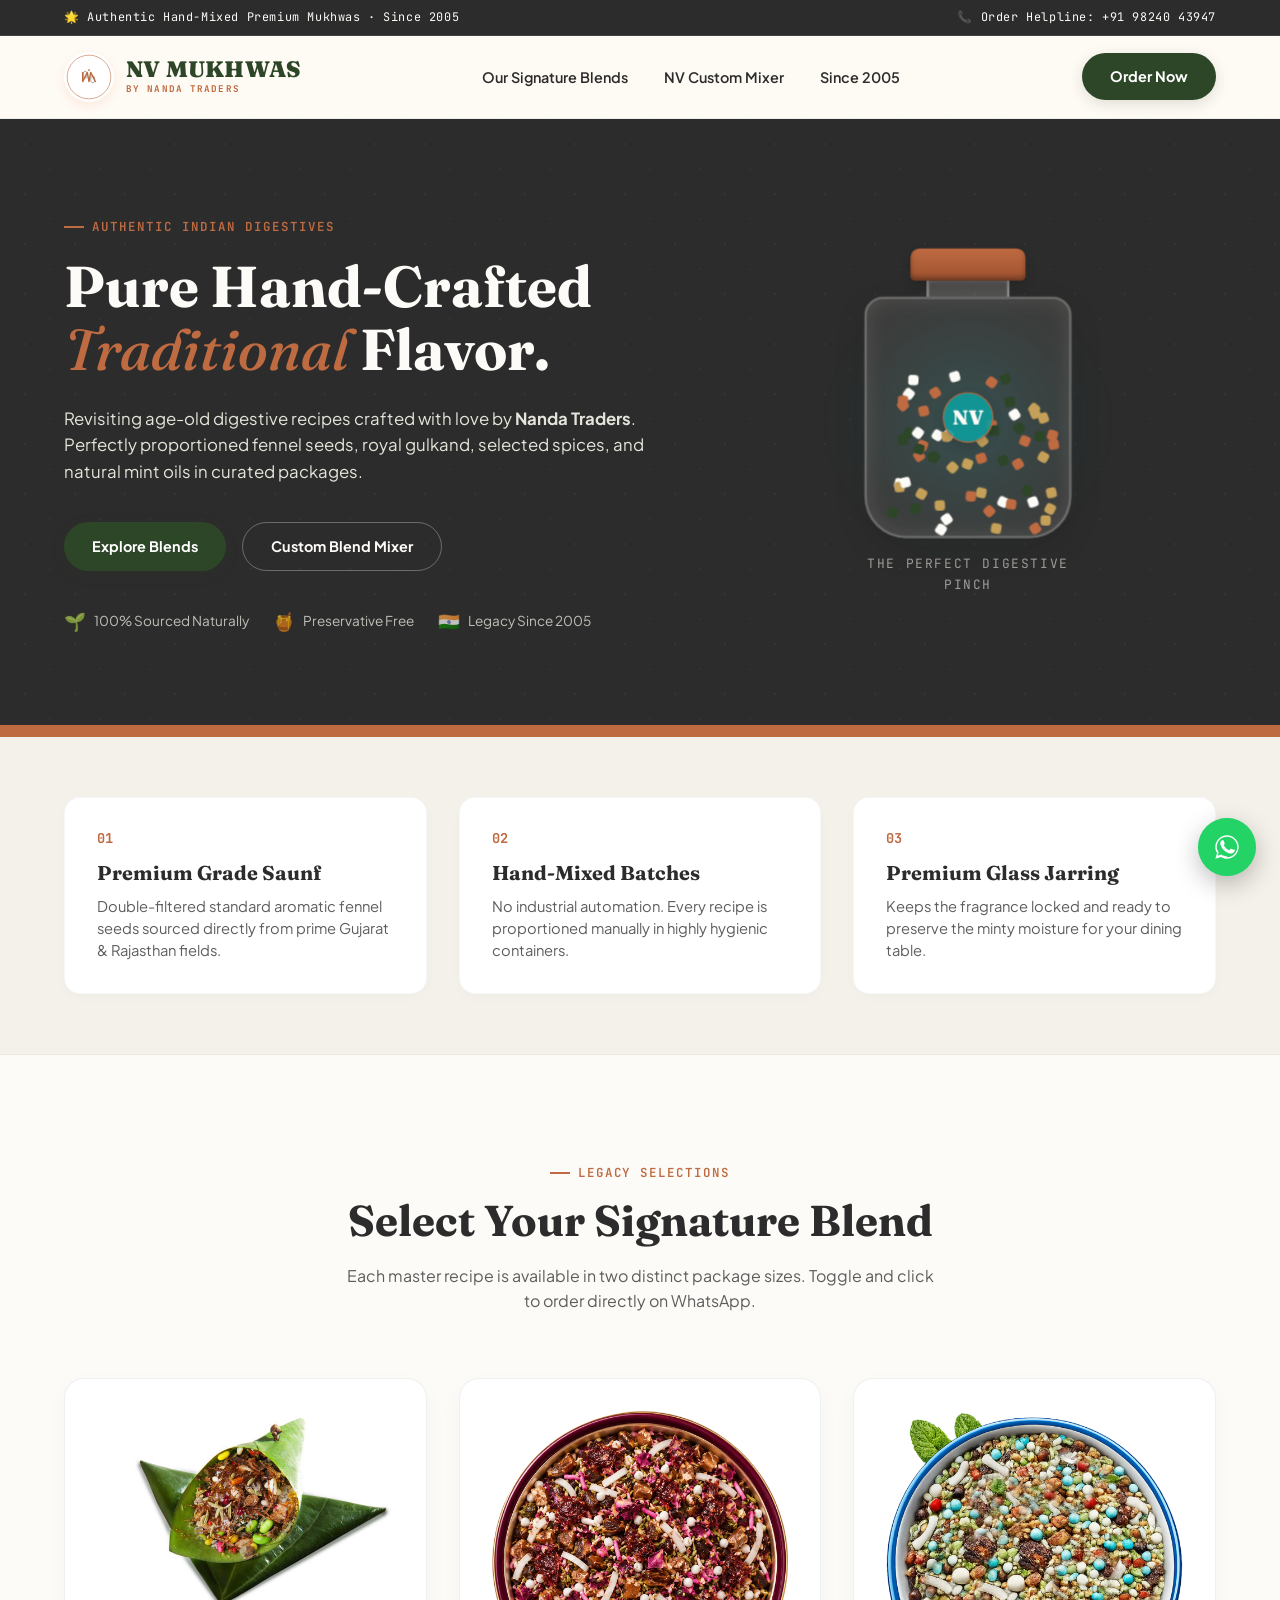
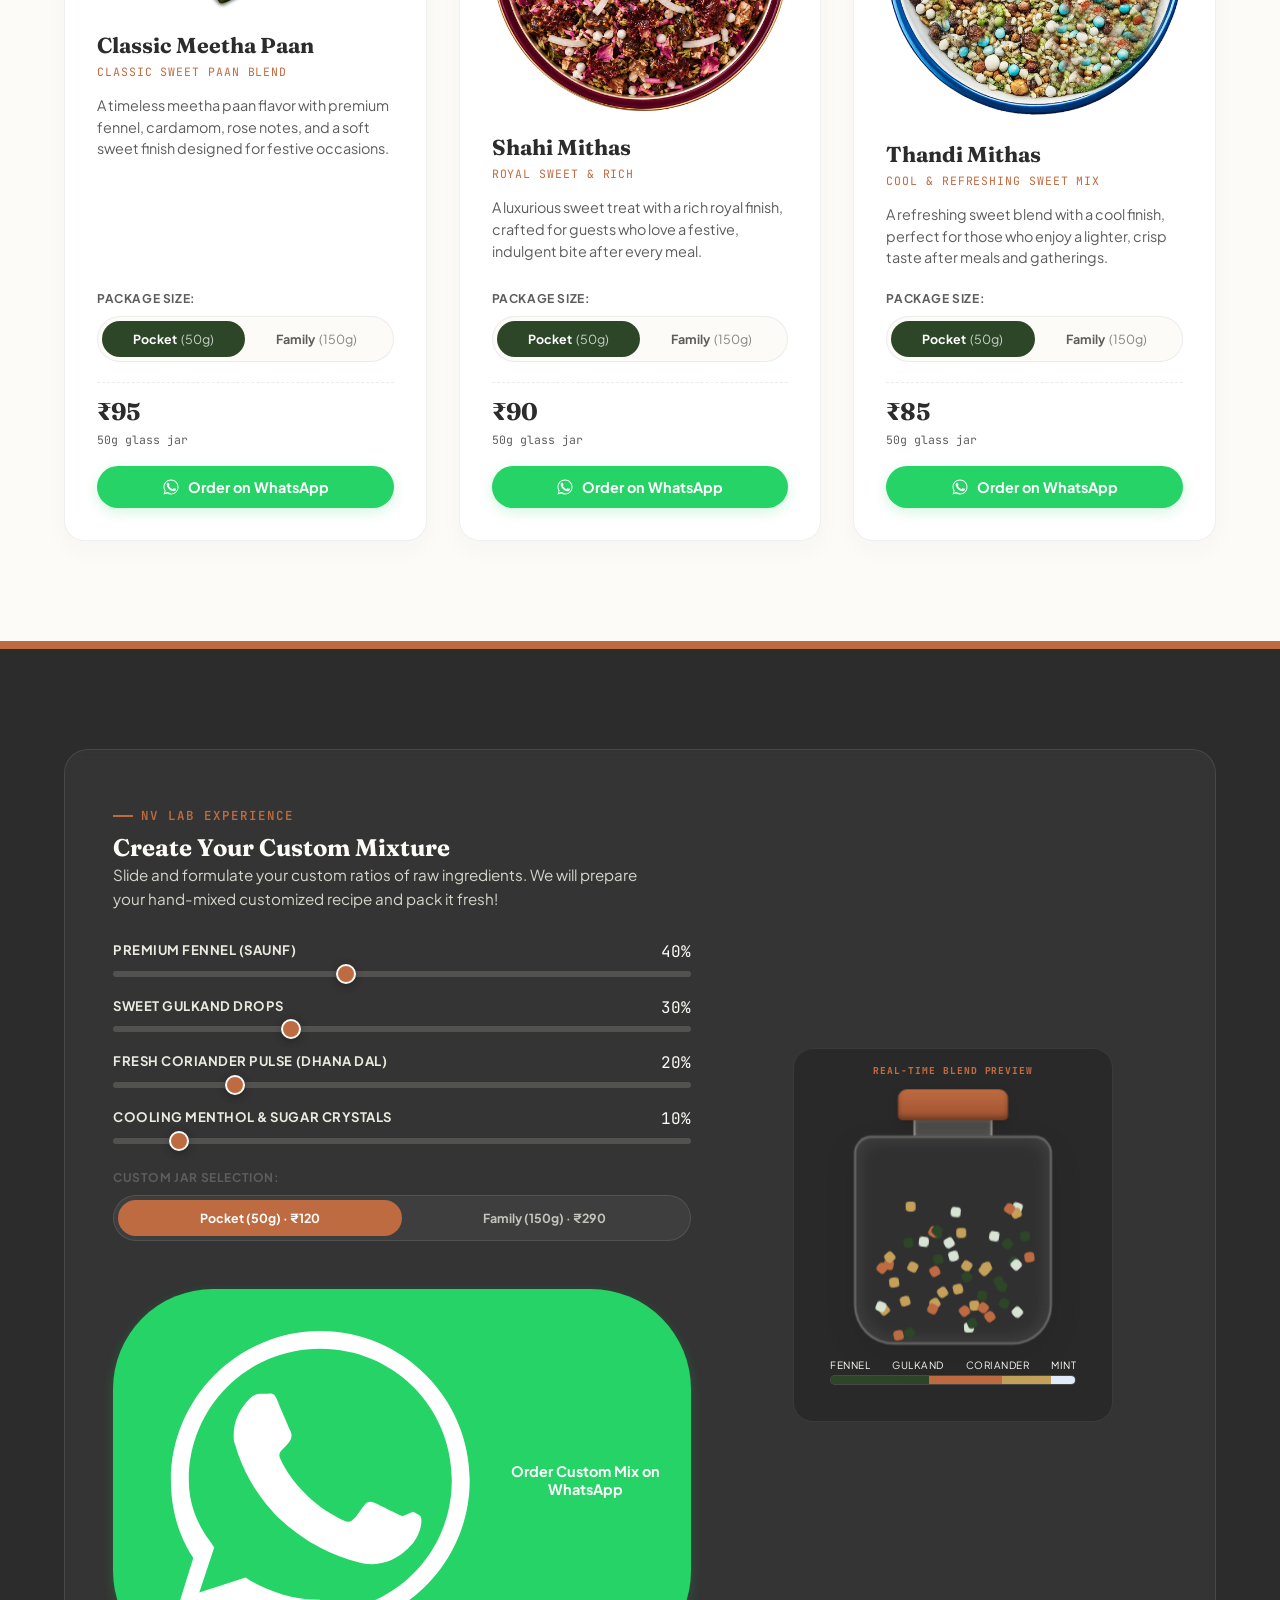
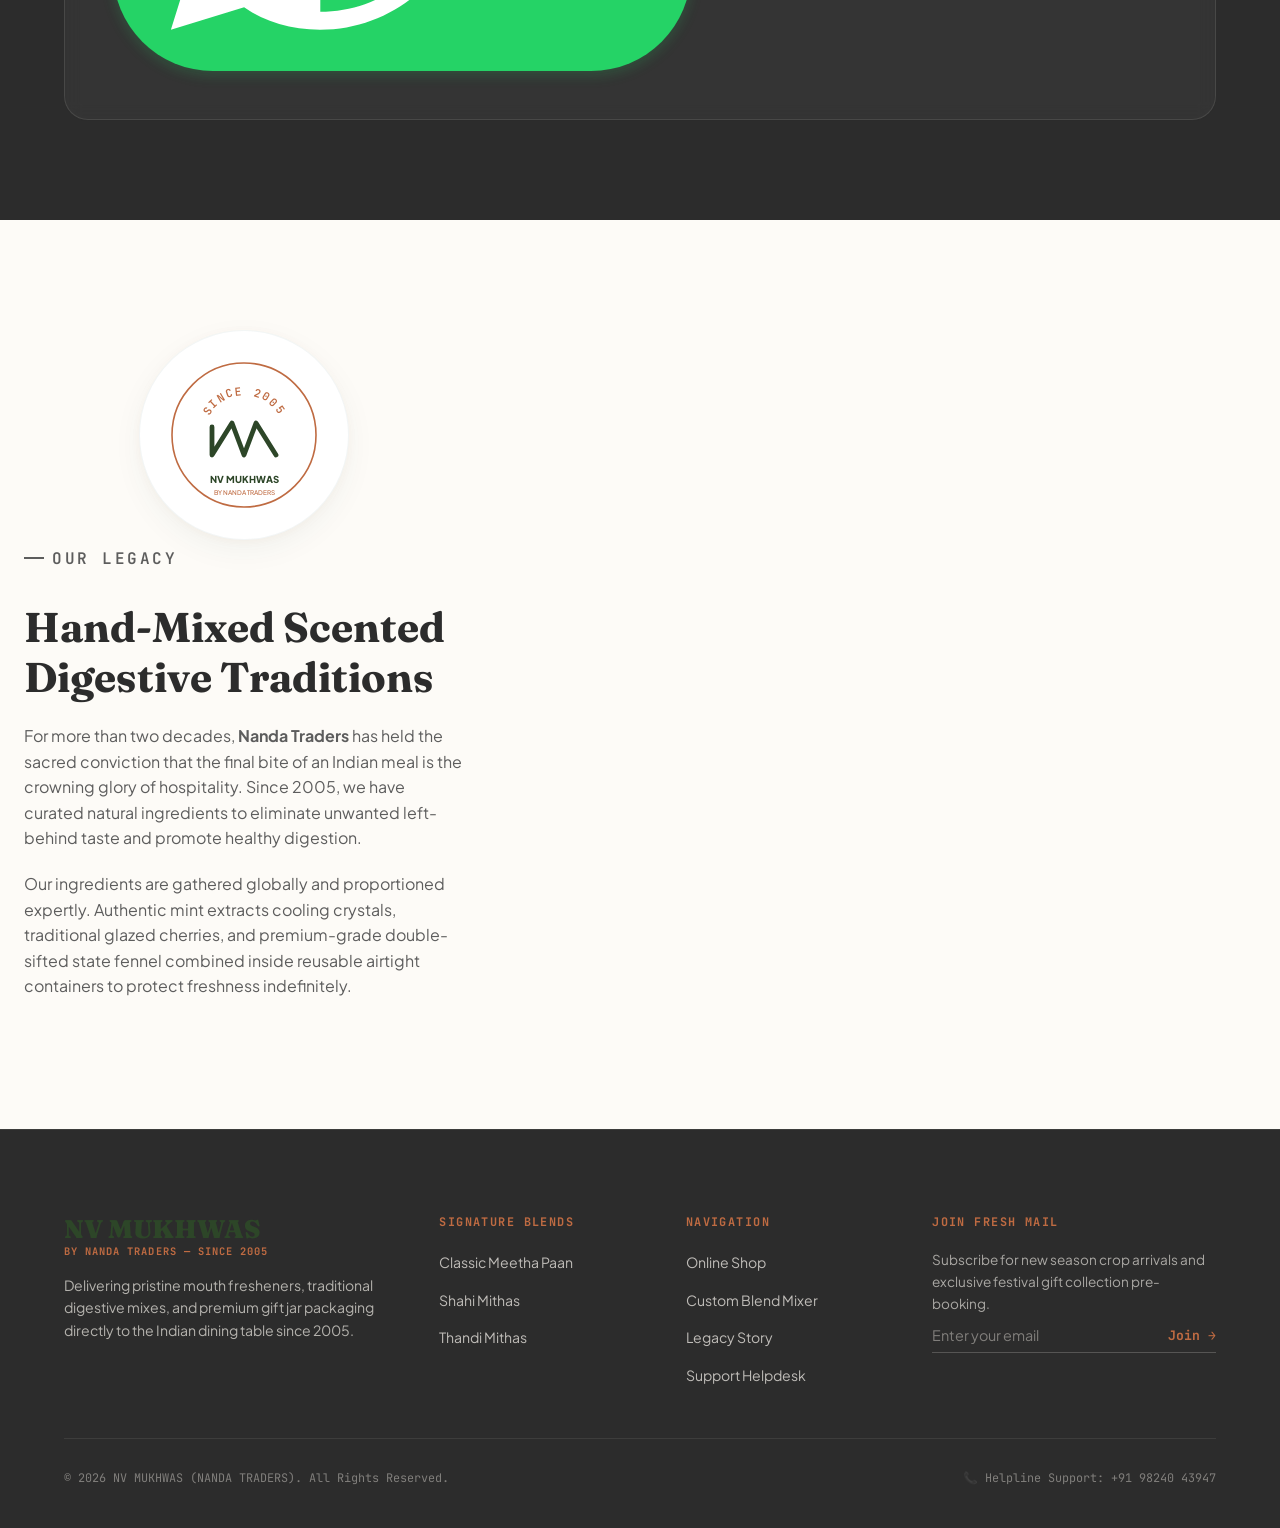
<file: index.html>
<!DOCTYPE html>
<html lang="en">
<head>
<meta charset="UTF-8">
<meta name="viewport" content="width=device-width, initial-scale=1.0">
<title>NV MUKHWAS — Premium Hand-Mixed Tradition Since 2005</title>
<link rel="preconnect" href="https://fonts.googleapis.com">
<link rel="preconnect" href="https://fonts.gstatic.com" crossorigin>
<link href="https://fonts.googleapis.com/css2?family=Fraunces:ital,opsz,wght@0,9..144,300;0,9..144,500;0,9..144,600;0,9..144,700;0,9..144,900;1,9..144,500&family=Plus+Jakarta+Sans:wght@400;500;600;700;800&family=JetBrains+Mono:wght@400;500;600&display=swap" rel="stylesheet">
<link rel="stylesheet" href="index.css">
</head>
<body>

<!-- TOP ANNOUNCEMENT BAR -->
<div class="announcement-bar">
  <div class="wrap announcement-bar__content">
    <span>🌟 Authentic Hand-Mixed Premium Mukhwas · Since 2005</span>
    <span class="desktop-only">📞 Order Helpline: +91 98240 43947</span>
  </div>
</div>

<!-- NAVIGATION -->
<nav class="nav">
  <div class="nav__bar">
    <a href="#" class="nav__logo-wrapper">
      <!-- High-fidelity SVG of the NV logo matching customer image -->
      <div class="logo-svg-container">
        <svg class="logo-svg" viewBox="0 0 400 400" width="46" height="46">
          <circle cx="200" cy="200" r="190" fill="none" stroke="#BF6B42" stroke-width="5"/>
          <circle cx="200" cy="200" r="182" fill="none" stroke="#FDFBF7" stroke-width="1"/>
          <!-- Abstract Leaf and flower graphics from the logo -->
          <path d="M150 180 C150 140, 185 140, 185 180 C185 220, 150 220, 150 180 Z" fill="none" stroke="#2D4628" stroke-width="4"/>
          <path d="M250 220 C250 180, 215 180, 215 220 C215 260, 250 260, 250 220 Z" fill="none" stroke="#2D4628" stroke-width="4"/>
          <!-- NV Center Letters -->
          <path d="M145 160 L145 240 L185 160 L200 240 L215 160 L255 240" fill="none" stroke="#BF6B42" stroke-width="12" stroke-linecap="round" stroke-linejoin="round"/>
          <circle cx="200" cy="140" r="8" fill="#BF6B42" />
        </svg>
      </div>
      <div class="nav__brand">
        <span class="nav__brand-title">NV MUKHWAS</span>
        <span class="nav__brand-subtitle">BY NANDA TRADERS</span>
      </div>
    </a>
    <ul class="nav__links">
      <li><a href="#shop">Our Signature Blends</a></li>
      <li><a href="#creator">NV Custom Mixer</a></li>
      <li><a href="#about">Since 2005</a></li>
    </ul>
    <div class="nav__cta">
      <a href="#shop" class="btn btn--primary">Order Now</a>
    </div>
  </div>
</nav>

<!-- HERO SECTION -->
<header class="hero">
  <div class="hero__inner">
    <div class="hero__text">
      <p class="eyebrow marquee-badge">AUTHENTIC INDIAN DIGESTIVES</p>
      <h1>Pure Hand-Crafted <br><em>Traditional</em> Flavor.</h1>
      <p class="hero__sub">Revisiting age-old digestive recipes crafted with love by <strong>Nanda Traders</strong>. Perfectly proportioned fennel seeds, royal gulkand, selected spices, and natural mint oils in curated packages.</p>
      <div class="hero__actions">
        <a href="#shop" class="btn btn--primary">Explore Blends</a>
        <a href="#creator" class="btn btn--ghost">Custom Blend Mixer</a>
      </div>
      <div class="hero__trust">
        <div class="trust-item">
          <span class="trust-icon">🌱</span>
          <span>100% Sourced Naturally</span>
        </div>
        <div class="trust-item">
          <span class="trust-icon">🍯</span>
          <span>Preservative Free</span>
        </div>
        <div class="trust-item">
          <span class="trust-icon">🇮🇳</span>
          <span>Legacy Since 2005</span>
        </div>
      </div>
    </div>
    <div class="hero__visual">
      <div class="main-jar-showcase">
        <span class="accent-glow"></span>
        <div class="jar jar--hero">
          <div class="jar__lid"></div>
          <div class="jar__neck"></div>
          <div class="jar__body">
            <div class="jar__seeds" id="heroSeeds" data-colors="#2D4628,#BF6B42,#C5A059,#FDFBF7" data-count="60"></div>
            <!-- Interactive Highlight Logo inside the Jar -->
            <div class="jar__inner-badge">
              <span>NV</span>
            </div>
          </div>
          <p class="jar__label">THE PERFECT DIGESTIVE PINCH</p>
        </div>
      </div>
    </div>
  </div>
</header>

<main>

  <!-- KEY BENEFITS -->
  <section class="benefits-accent">
    <div class="wrap benefits__grid">
      <div class="benefit-card">
        <h4 class="benefit-card__num">01</h4>
        <h3>Premium Grade Saunf</h3>
        <p>Double-filtered standard aromatic fennel seeds sourced directly from prime Gujarat & Rajasthan fields.</p>
      </div>
      <div class="benefit-card">
        <h4 class="benefit-card__num">02</h4>
        <h3>Hand-Mixed Batches</h3>
        <p>No industrial automation. Every recipe is proportioned manually in highly hygienic containers.</p>
      </div>
      <div class="benefit-card">
        <h4 class="benefit-card__num">03</h4>
        <h3>Premium Glass Jarring</h3>
        <p>Keeps the fragrance locked and ready to preserve the minty moisture for your dining table.</p>
      </div>
    </div>
  </section>

  <!-- PRODUCTS SECTION -->
  <section class="products" id="shop">
    <div class="wrap">
      <div class="products__head">
        <p class="eyebrow">Legacy Selections</p>
        <h2>Select Your Signature Blend</h2>
        <p class="products__head-sub text-muted">Each master recipe is available in two distinct package sizes. Toggle and click to order directly on WhatsApp.</p>
      </div>

      <div class="product-grid">

        <!-- PRODUCT 1 -->
        <article class="product-card product-card--paan" data-size="pocket"
                  data-pocketsize-weight="50g" data-pocketsize-price="₹95"
                  data-familysize-weight="150g" data-familysize-price="₹245">
          <div class="jar-container product-card__image-wrap">
            <img class="product-card__image"
                 src="images/Classic_Meetha_Paan.jpg"
                 alt="Classic Meetha Paan"
                 loading="lazy">
          </div>
          <h3 class="product-card__name">Classic Meetha Paan</h3>
          <p class="product-card__tag">Classic Sweet Paan Blend</p>
          <p class="product-card__desc">A timeless meetha paan flavor with premium fennel, cardamom, rose notes, and a soft sweet finish designed for festive occasions.</p>

          <div class="size-toggle-wrapper">
            <span class="size-toggle-label">Package Size:</span>
            <div class="size-toggle" role="group" aria-label="Choose jar size">
              <button class="size-toggle__btn active" data-size="pocket">Pocket <span>(50g)</span></button>
              <button class="size-toggle__btn" data-size="family">Family <span>(150g)</span></button>
            </div>
          </div>

          <div class="product-card__bottom">
            <div class="price-box">
              <span class="product-card__price">₹95</span>
              <span class="product-card__weight">50g glass jar</span>
            </div>
          </div>
          <button class="btn btn--whatsapp product-card__whatsapp" onclick="orderProduct('Classic Meetha Paan', this)">
            <svg viewBox="0 0 24 24" fill="currentColor"><path d="M17.5 14.4c-.3-.1-1.6-.8-1.9-.9-.2-.1-.4-.1-.6.1-.2.2-.6.9-.8 1-.2.2-.3.2-.6.1-.9-.4-1.8-1-2.6-1.8-.7-.7-1.3-1.5-1.7-2.4-.1-.2 0-.4.1-.5.2-.2.5-.5.6-.7.1-.2.1-.4 0-.6-.1-.2-.7-1.6-.9-2.1-.2-.5-.4-.4-.6-.4h-.5c-.2 0-.5.1-.7.3-.7.7-1.1 1.5-1.1 2.5 0 .2 0 .4.1.6.5 1.8 1.5 3.5 2.9 4.9 1.6 1.5 3.4 2.5 5.4 3 .7.2 1.4.1 2-.1.6-.2 1.7-1 2-1.9.2-.5.2-1 .1-1.1-.1-.1-.3-.2-.5-.3zM12 2C6.5 2 2 6.5 2 12c0 1.9.5 3.7 1.5 5.2L2 22l4.9-1.5C8.3 21.5 10.1 22 12 22c5.5 0 10-4.5 10-10S17.5 2 12 2zm0 18c-1.7 0-3.3-.5-4.7-1.3l-.3-.2-3.1 1 1-3-.2-.3C3.7 14.9 3.2 13.5 3.2 12c0-4.9 3.9-8.8 8.8-8.8s8.8 3.9 8.8 8.8-3.9 8.8-8.8 8.8z"/></svg>
            Order on WhatsApp
          </button>
        </article>

        <!-- PRODUCT 2 -->
        <article class="product-card product-card--shahi" data-size="pocket"
                  data-pocketsize-weight="50g" data-pocketsize-price="₹90"
                  data-familysize-weight="150g" data-familysize-price="₹235">
          <div class="jar-container product-card__image-wrap">
            <img class="product-card__image"
                 src="images/Shahi_Mithas.png"
                 alt="Shahi Mithas"
                 loading="lazy">
          </div>
          <h3 class="product-card__name">Shahi Mithas</h3>
          <p class="product-card__tag">Royal Sweet & Rich</p>
          <p class="product-card__desc">A luxurious sweet treat with a rich royal finish, crafted for guests who love a festive, indulgent bite after every meal.</p>

          <div class="size-toggle-wrapper">
            <span class="size-toggle-label">Package Size:</span>
            <div class="size-toggle" role="group" aria-label="Choose jar size">
              <button class="size-toggle__btn active" data-size="pocket">Pocket <span>(50g)</span></button>
              <button class="size-toggle__btn" data-size="family">Family <span>(150g)</span></button>
            </div>
          </div>

          <div class="product-card__bottom">
            <div class="price-box">
              <span class="product-card__price">₹90</span>
              <span class="product-card__weight">50g glass jar</span>
            </div>
          </div>
          <button class="btn btn--whatsapp product-card__whatsapp" onclick="orderProduct('Shahi Mithas', this)">
            <svg viewBox="0 0 24 24" fill="currentColor"><path d="M17.5 14.4c-.3-.1-1.6-.8-1.9-.9-.2-.1-.4-.1-.6.1-.2.2-.6.9-.8 1-.2.2-.3.2-.6.1-.9-.4-1.8-1-2.6-1.8-.7-.7-1.3-1.5-1.7-2.4-.1-.2 0-.4.1-.5.2-.2.5-.5.6-.7.1-.2.1-.4 0-.6-.1-.2-.7-1.6-.9-2.1-.2-.5-.4-.4-.6-.4h-.5c-.2 0-.5.1-.7.3-.7.7-1.1 1.5-1.1 2.5 0 .2 0 .4.1.6.5 1.8 1.5 3.5 2.9 4.9 1.6 1.5 3.4 2.5 5.4 3 .7.2 1.4.1 2-.1.6-.2 1.7-1 2-1.9.2-.5.2-1 .1-1.1-.1-.1-.3-.2-.5-.3zM12 2C6.5 2 2 6.5 2 12c0 1.9.5 3.7 1.5 5.2L2 22l4.9-1.5C8.3 21.5 10.1 22 12 22c5.5 0 10-4.5 10-10S17.5 2 12 2zm0 18c-1.7 0-3.3-.5-4.7-1.3l-.3-.2-3.1 1 1-3-.2-.3C3.7 14.9 3.2 13.5 3.2 12c0-4.9 3.9-8.8 8.8-8.8s8.8 3.9 8.8 8.8-3.9 8.8-8.8 8.8z"/></svg>
            Order on WhatsApp
          </button>
        </article>

        <!-- PRODUCT 3 -->
        <article class="product-card product-card--cool" data-size="pocket"
                  data-pocketsize-weight="50g" data-pocketsize-price="₹85"
                  data-familysize-weight="150g" data-familysize-price="₹220">
          <div class="jar-container product-card__image-wrap">
            <img class="product-card__image"
                 src="images/Thandi_Mithas.png"
                 alt="Thandi Mithas"
                 loading="lazy">
          </div>
          <h3 class="product-card__name">Thandi Mithas</h3>
          <p class="product-card__tag">Cool & Refreshing Sweet Mix</p>
          <p class="product-card__desc">A refreshing sweet blend with a cool finish, perfect for those who enjoy a lighter, crisp taste after meals and gatherings.</p>

          <div class="size-toggle-wrapper">
            <span class="size-toggle-label">Package Size:</span>
            <div class="size-toggle" role="group" aria-label="Choose jar size">
              <button class="size-toggle__btn active" data-size="pocket">Pocket <span>(50g)</span></button>
              <button class="size-toggle__btn" data-size="family">Family <span>(150g)</span></button>
            </div>
          </div>

          <div class="product-card__bottom">
            <div class="price-box">
              <span class="product-card__price">₹85</span>
              <span class="product-card__weight">50g glass jar</span>
            </div>
          </div>
          <button class="btn btn--whatsapp product-card__whatsapp" onclick="orderProduct('Thandi Mithas', this)">
            <svg viewBox="0 0 24 24" fill="currentColor"><path d="M17.5 14.4c-.3-.1-1.6-.8-1.9-.9-.2-.1-.4-.1-.6.1-.2.2-.6.9-.8 1-.2.2-.3.2-.6.1-.9-.4-1.8-1-2.6-1.8-.7-.7-1.3-1.5-1.7-2.4-.1-.2 0-.4.1-.5.2-.2.5-.5.6-.7.1-.2.1-.4 0-.6-.1-.2-.7-1.6-.9-2.1-.2-.5-.4-.4-.6-.4h-.5c-.2 0-.5.1-.7.3-.7.7-1.1 1.5-1.1 2.5 0 .2 0 .4.1.6.5 1.8 1.5 3.5 2.9 4.9 1.6 1.5 3.4 2.5 5.4 3 .7.2 1.4.1 2-.1.6-.2 1.7-1 2-1.9.2-.5.2-1 .1-1.1-.1-.1-.3-.2-.5-.3zM12 2C6.5 2 2 6.5 2 12c0 1.9.5 3.7 1.5 5.2L2 22l4.9-1.5C8.3 21.5 10.1 22 12 22c5.5 0 10-4.5 10-10S17.5 2 12 2zm0 18c-1.7 0-3.3-.5-4.7-1.3l-.3-.2-3.1 1 1-3-.2-.3C3.7 14.9 3.2 13.5 3.2 12c0-4.9 3.9-8.8 8.8-8.8s8.8 3.9 8.8 8.8-3.9 8.8-8.8 8.8z"/></svg>
            Order on WhatsApp
          </button>
        </article>

      </div>
    </div>
  </section>

  <!-- DYNAMIC INTERACTIVE CUSTOM MIXER -->
  <section class="creator-section" id="creator">
    <div class="wrap">
      <div class="creator-box">
        <div class="creator-grid">
          <!-- Left Configuration -->
          <div class="creator-control">
            <span class="eyebrow block mb-2">NV Lab Experience</span>
            <h2>Create Your Custom Mixture</h2>
            <p class="creator-desc">Slide and formulate your custom ratios of raw ingredients. We will prepare your hand-mixed customized recipe and pack it fresh!</p>
            
            <div class="mixer-sliders">
              <!-- Slider 1 -->
              <div class="slider-group">
                <div class="flex justify-between">
                  <label>Premium Fennel (Saunf)</label>
                  <span id="label-fennel" class="font-mono">40%</span>
                </div>
                <input type="range" id="mix-fennel" min="0" max="100" value="40" class="slider">
              </div>
              
              <!-- Slider 2 -->
              <div class="slider-group">
                <div class="flex justify-between">
                  <label>Sweet Gulkand Drops</label>
                  <span id="label-gulkand" class="font-mono">30%</span>
                </div>
                <input type="range" id="mix-gulkand" min="0" max="100" value="30" class="slider">
              </div>

              <!-- Slider 3 -->
              <div class="slider-group">
                <div class="flex justify-between">
                  <label>Fresh Coriander Pulse (Dhana Dal)</label>
                  <span id="label-coriander" class="font-mono">20%</span>
                </div>
                <input type="range" id="mix-coriander" min="0" max="100" value="20" class="slider">
              </div>

              <!-- Slider 4 -->
              <div class="slider-group">
                <div class="flex justify-between">
                  <label>Cooling Menthol & Sugar Crystals</label>
                  <span id="label-menthol" class="font-mono">10%</span>
                </div>
                <input type="range" id="mix-menthol" min="0" max="100" value="10" class="slider">
              </div>
            </div>

            <div class="size-toggle-wrapper" style="margin-top:24px;">
              <span class="size-toggle-label">Custom Jar Selection:</span>
              <div class="size-toggle" id="mixerSize" role="group" aria-label="Mixer Size Selection">
                <button class="size-toggle__btn active" data-size="pocket" data-price="120" data-weight="50g">Pocket (50g) · ₹120</button>
                <button class="size-toggle__btn" data-size="family" data-price="290" data-weight="150g">Family (150g) · ₹290</button>
              </div>
            </div>

            <button class="btn btn--primary btn--whatsapp w-full" id="btnMixerOrder" style="margin-top:28px; justify-content:center;">
              <svg viewBox="0 0 24 24" fill="currentColor"><path d="M17.5 14.4c-.3-.1-1.6-.8-1.9-.9-.2-.1-.4-.1-.6.1-.2.2-.6.9-.8 1-.2.2-.3.2-.6.1-.9-.4-1.8-1-2.6-1.8-.7-.7-1.3-1.5-1.7-2.4-.1-.2 0-.4.1-.5.2-.2.5-.5.6-.7.1-.2.1-.4 0-.6-.1-.2-.7-1.6-.9-2.1-.2-.5-.4-.4-.6-.4h-.5c-.2 0-.5.1-.7.3-.7.7-1.1 1.5-1.1 2.5 0 .2 0 .4.1.6.5 1.8 1.5 3.5 2.9 4.9 1.6 1.5 3.4 2.5 5.4 3 .7.2 1.4.1 2-.1.6-.2 1.7-1 2-1.9.2-.5.2-1 .1-1.1-.1-.1-.3-.2-.5-.3zM12 2C6.5 2 2 6.5 2 12c0 1.9.5 3.7 1.5 5.2L2 22l4.9-1.5C8.3 21.5 10.1 22 12 22c5.5 0 10-4.5 10-10S17.5 2 12 2zm0 18c-1.7 0-3.3-.5-4.7-1.3l-.3-.2-3.1 1 1-3-.2-.3C3.7 14.9 3.2 13.5 3.2 12c0-4.9 3.9-8.8 8.8-8.8s8.8 3.9 8.8 8.8-3.9 8.8-8.8 8.8z"/></svg>
              Order Custom Mix on WhatsApp
            </button>
          </div>

          <!-- Right Realtime Visual Feedback -->
          <div class="creator-visual">
            <div class="live-jar">
              <span class="live-jar-badge">REAL-TIME BLEND PREVIEW</span>
              <div class="jar jar--large">
                <div class="jar__lid"></div>
                <div class="jar__neck"></div>
                <div class="jar__body">
                  <div class="jar__seeds" id="mixerSeeds" data-colors="#2D4628,#BF6B42,#C5A059,#D7E3D3" data-count="50"></div>
                </div>
              </div>
              <div class="mixer-stats">
                <div class="mixer-stat-bar text-left">
                  <div class="flex justify-between" style="text-transform:uppercase; letter-spacing:0.05em; font-size:10px; margin-bottom:2px;">
                    <span>Fennel</span>
                    <span>Gulkand</span>
                    <span>Coriander</span>
                    <span>Mint</span>
                  </div>
                  <div class="progress-bar-container">
                    <div class="p-segment p-segment--f" style="width: 40%"></div>
                    <div class="p-segment p-segment--g" style="width: 30%"></div>
                    <div class="p-segment p-segment--c" style="width: 20%"></div>
                    <div class="p-segment p-segment--m" style="width: 10%"></div>
                  </div>
                </div>
              </div>
            </div>
          </div>
        </div>
      </div>
    </div>
  </section>

  <!-- HISTORY/STORY SECTION representing "Since 2005" -->
  <section class="about-section" id="about">
    <div class="wrap about-grid">
      <div class="about-logo-stamp">
        <!-- Replicating beautiful client stamp -->
          <div class="legacy-stamp">
          <svg viewBox="0 0 400 400" width="160" height="160">
            <circle cx="200" cy="200" r="180" fill="none" stroke="#BF6B42" stroke-width="4"/>
            <!-- Arched Text "SINCE 2005" -->
            <path id="archPath" d="M100,200 A100,100 0 0,1 300,200" fill="none" />
            <text fill="#BF6B42" font-family="'JetBrains Mono', monospace" font-size="28" letter-spacing="4" font-weight="600">
              <textPath href="#archPath" startOffset="50%" text-anchor="middle">SINCE 2005</textPath>
            </text>
            <!-- Middle NV Symbol -->
            <path d="M120 180 L120 250 L170 170 L200 250 L230 170 L280 250" fill="none" stroke="#2D4628" stroke-width="12" stroke-linecap="round" stroke-linejoin="round"/>
            <text x="200" y="320" fill="#2D4628" font-family="'Plus Jakarta Sans', sans-serif" font-weight="800" font-size="24" text-anchor="middle">NV MUKHWAS</text>
            <text x="200" y="350" fill="#BF6B42" font-family="'Plus Jakarta Sans', sans-serif" font-weight="500" font-size="16" text-anchor="middle">BY NANDA TRADERS</text>
          </svg>
        </div>
      </div>
      <div class="about-text">
        <p class="eyebrow">OUR LEGACY</p>
        <h2>Hand-Mixed Scented Digestive Traditions</h2>
        <p>For more than two decades, <strong>Nanda Traders</strong> has held the sacred conviction that the final bite of an Indian meal is the crowning glory of hospitality. Since 2005, we have curated natural ingredients to eliminate unwanted left-behind taste and promote healthy digestion.</p>
        <p>Our ingredients are gathered globally and proportioned expertly. Authentic mint extracts cooling crystals, traditional glazed cherries, and premium-grade double-sifted state fennel combined inside reusable airtight containers to protect freshness indefinitely.</p>
      </div>
    </div>
  </section>

</main>

<!-- FOOTER -->
<footer class="footer">
  <div class="wrap">
    <div class="footer__top">
      <div>
        <div class="footer__brand-wrapper">
          <span class="footer__brand">NV MUKHWAS</span>
          <span class="footer__subbrand">BY NANDA TRADERS — SINCE 2005</span>
        </div>
        <p class="footer__tag">Delivering pristine mouth fresheners, traditional digestive mixes, and premium gift jar packaging directly to the Indian dining table since 2005.</p>
      </div>
      <div>
        <h4>Signature Blends</h4>
        <ul>
          <li><a href="#shop">Classic Meetha Paan</a></li>
          <li><a href="#shop">Shahi Mithas</a></li>
          <li><a href="#shop">Thandi Mithas</a></li>
        </ul>
      </div>
      <div>
        <h4>Navigation</h4>
        <ul>
          <li><a href="#shop">Online Shop</a></li>
          <li><a href="#creator">Custom Blend Mixer</a></li>
          <li><a href="#about">Legacy Story</a></li>
          <li><a href="https://wa.me/919824043947">Support Helpdesk</a></li>
        </ul>
      </div>
      <div>
        <h4>Join Fresh Mail</h4>
        <p style="font-size:0.85rem; color:rgba(254,250,243,0.6); margin-bottom:12px;">Subscribe for new season crop arrivals and exclusive festival gift collection pre-booking.</p>
        <form class="footer__form" onsubmit="alert('Subscription successful! Stay fresh.'); return false;">
          <input type="email" placeholder="Enter your email" aria-label="Email address" required>
          <button type="submit">Join →</button>
        </form>
      </div>
    </div>
    <div class="footer__bottom">
      <span>© 2026 NV MUKHWAS (NANDA TRADERS). All Rights Reserved.</span>
      <span>📞 Helpline Support: +91 98240 43947</span>
    </div>
  </div>
</footer>

<!-- FLOATING WHATSAPP BUTTON FOR INSTANT ENQUIRY -->
<a href="https://wa.me/919824043947?text=Hi%21%20I%3B%20like%20to%20know%20more%20about%20your%20custom%20mukhwas%20selections." 
   target="_blank" rel="noopener" class="whatsapp-float" aria-label="Chat with NV Mukhwas on WhatsApp">
  <svg viewBox="0 0 24 24" fill="currentColor">
    <path d="M17.5 14.4c-.3-.1-1.6-.8-1.9-.9-.2-.1-.4-.1-.6.1-.2.2-.6.9-.8 1-.2.2-.3.2-.6.1-.9-.4-1.8-1-2.6-1.8-.7-.7-1.3-1.5-1.7-2.4-.1-.2 0-.4.1-.5.2-.2.5-.5.6-.7.1-.2.1-.4 0-.6-.1-.2-.7-1.6-.9-2.1-.2-.5-.4-.4-.6-.4h-.5c-.2 0-.5.1-.7.3-.7.7-1.1 1.5-1.1 2.5 0 .2 0 .4.1.6.5 1.8 1.5 3.5 2.9 4.9 1.6 1.5 3.4 2.5 5.4 3 .7.2 1.4.1 2-.1.6-.2 1.7-1 2-1.9.2-.5.2-1 .1-1.1-.1-.1-.3-.2-.5-.3zM12 2C6.5 2 2 6.5 2 12c0 1.9.5 3.7 1.5 5.2L2 22l4.9-1.5C8.3 21.5 10.1 22 12 22c5.5 0 10-4.5 10-10S17.5 2 12 2zm0 18c-1.7 0-3.3-.5-4.7-1.3l-.3-.2-3.1 1 1-3-.2-.3C3.7 14.9 3.2 13.5 3.2 12c0-4.9 3.9-8.8 8.8-8.8s8.8 3.9 8.8 8.8-3.9 8.8-8.8 8.8z"/>
  </svg>
</a>

<script src="index.js"></script>
</body>
</html>
</file>
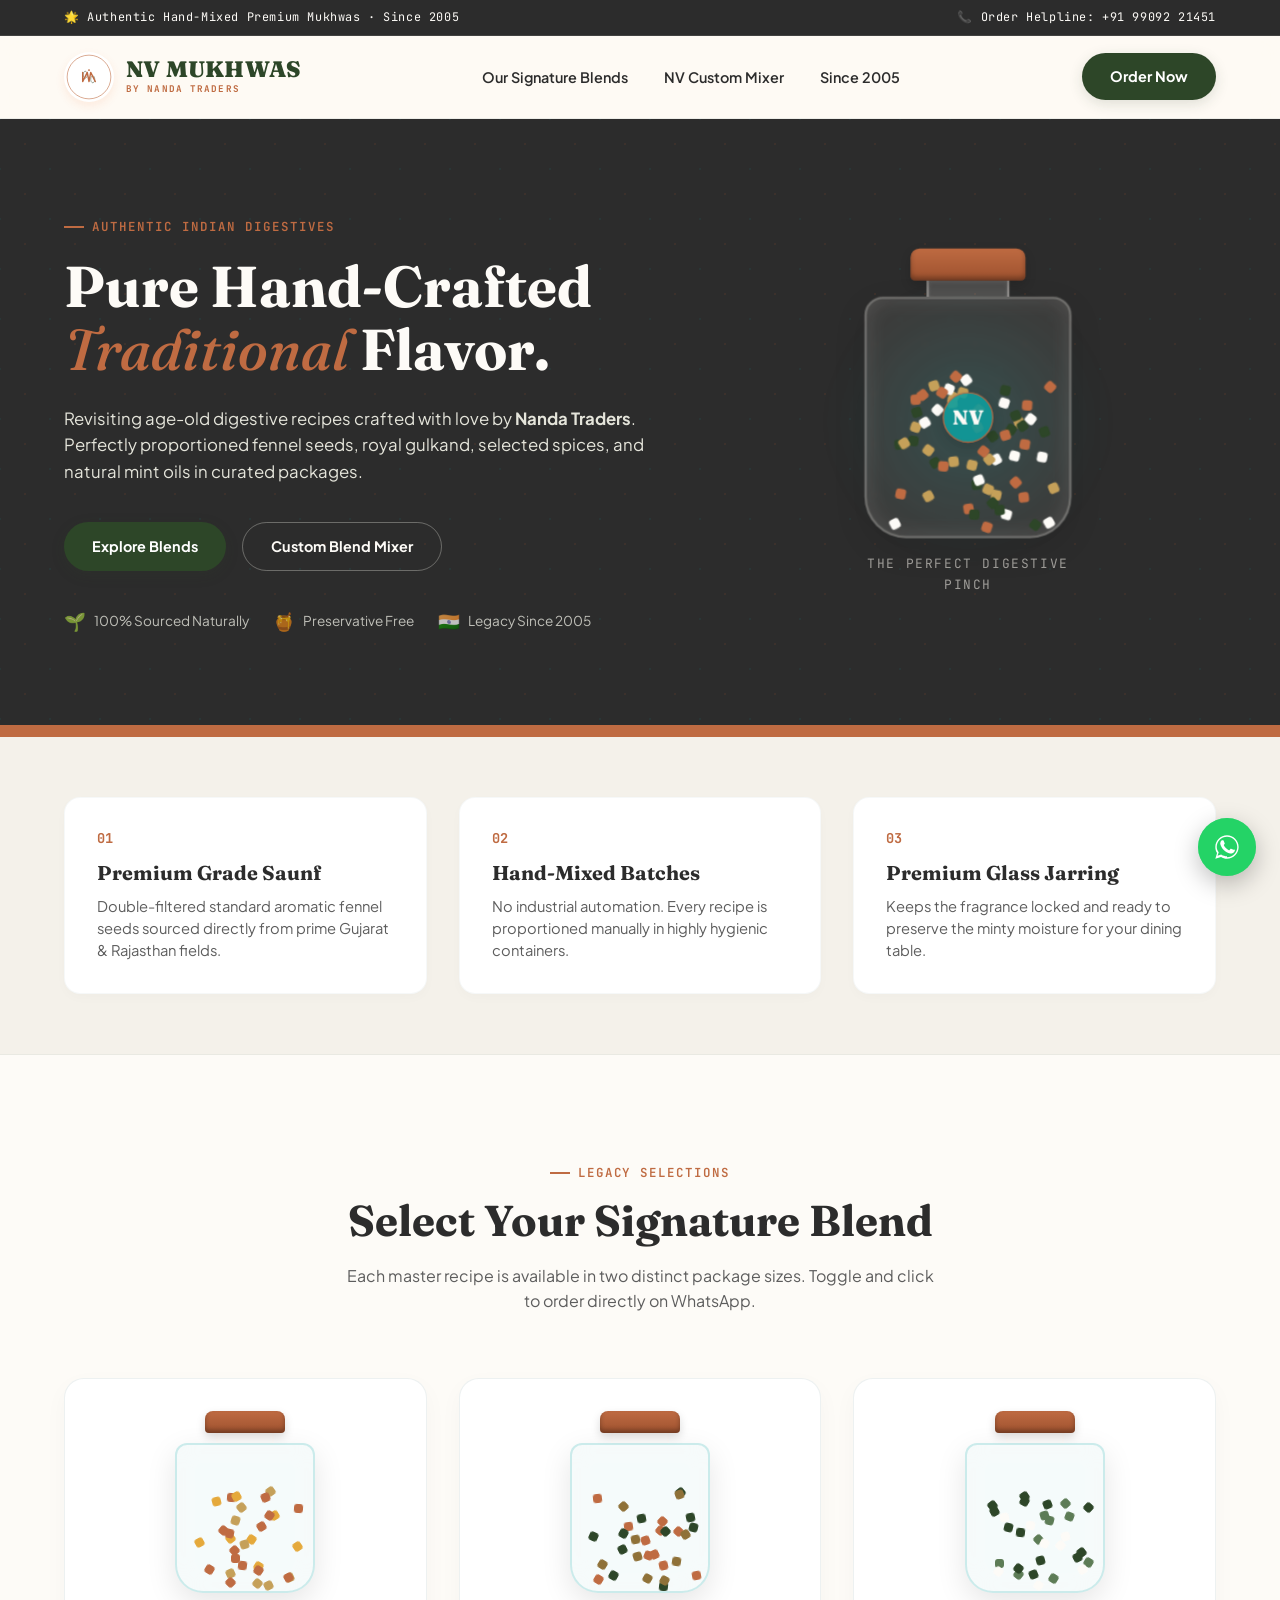
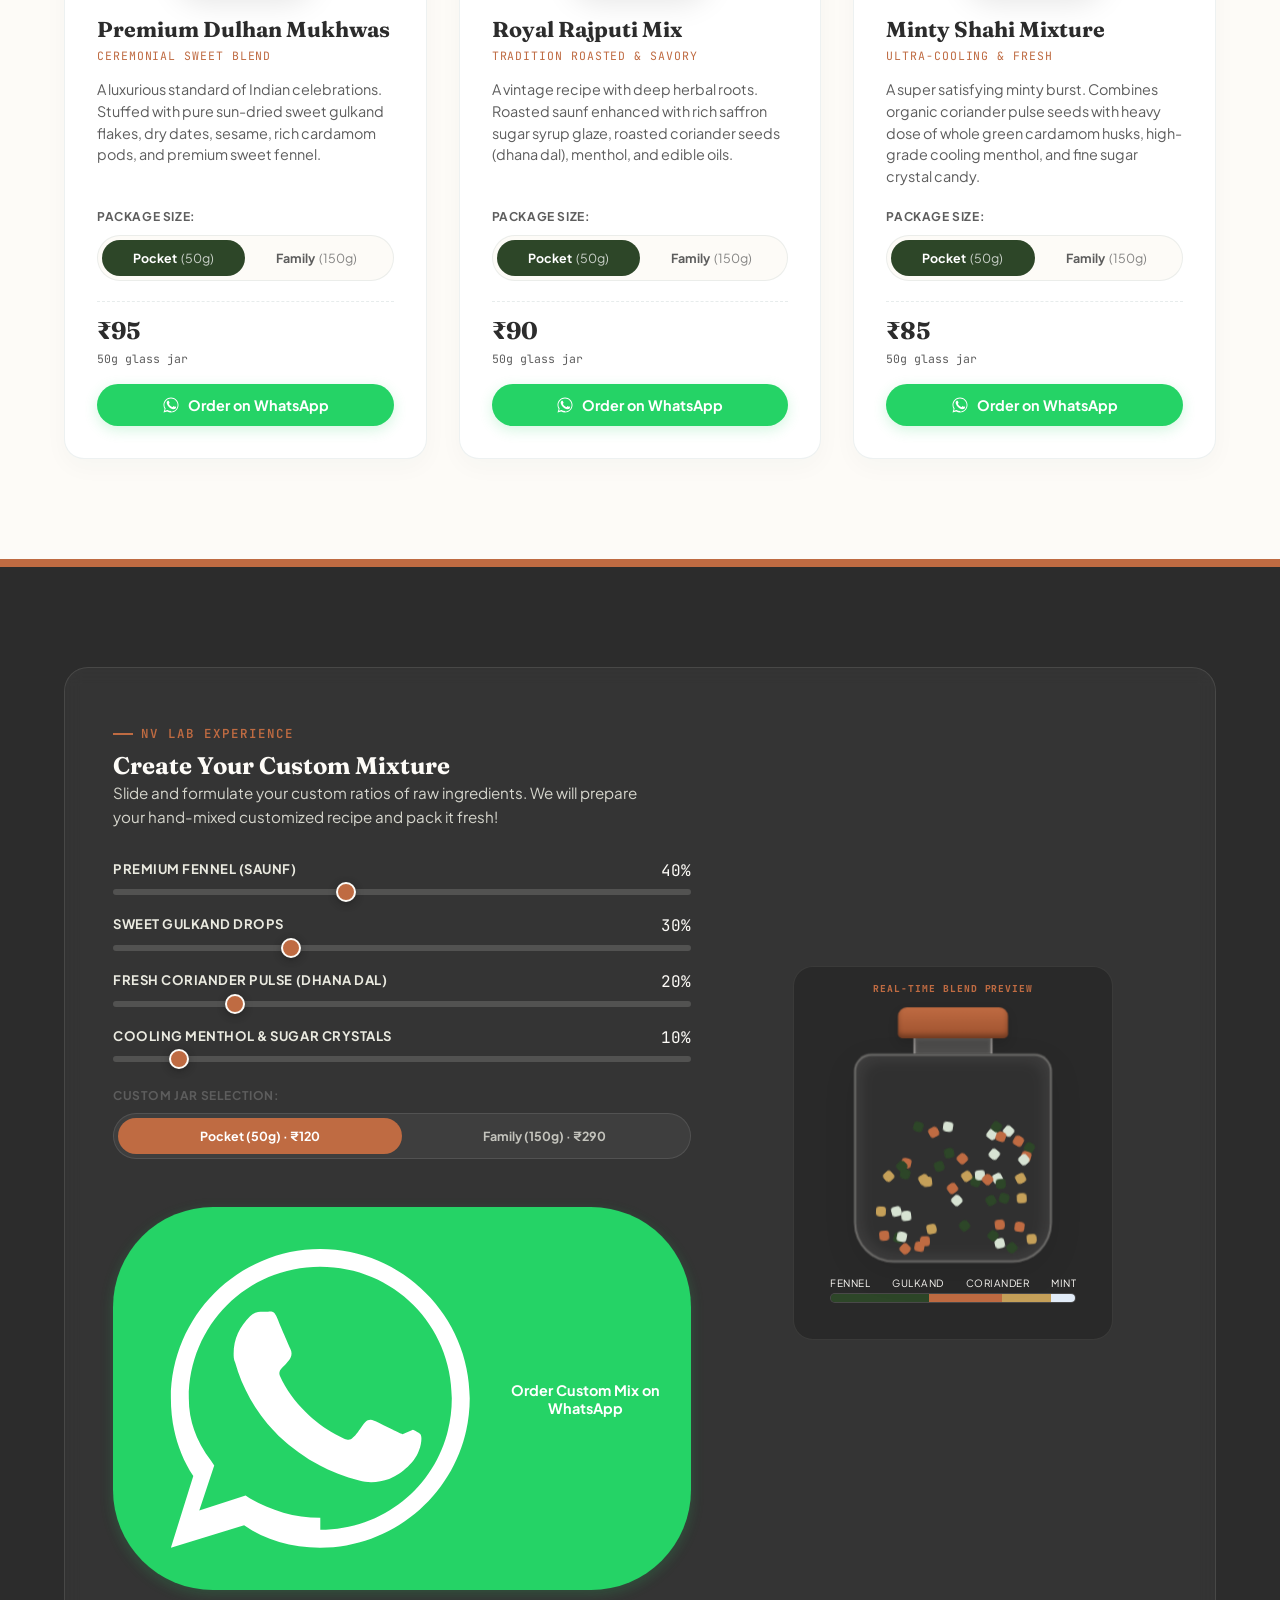
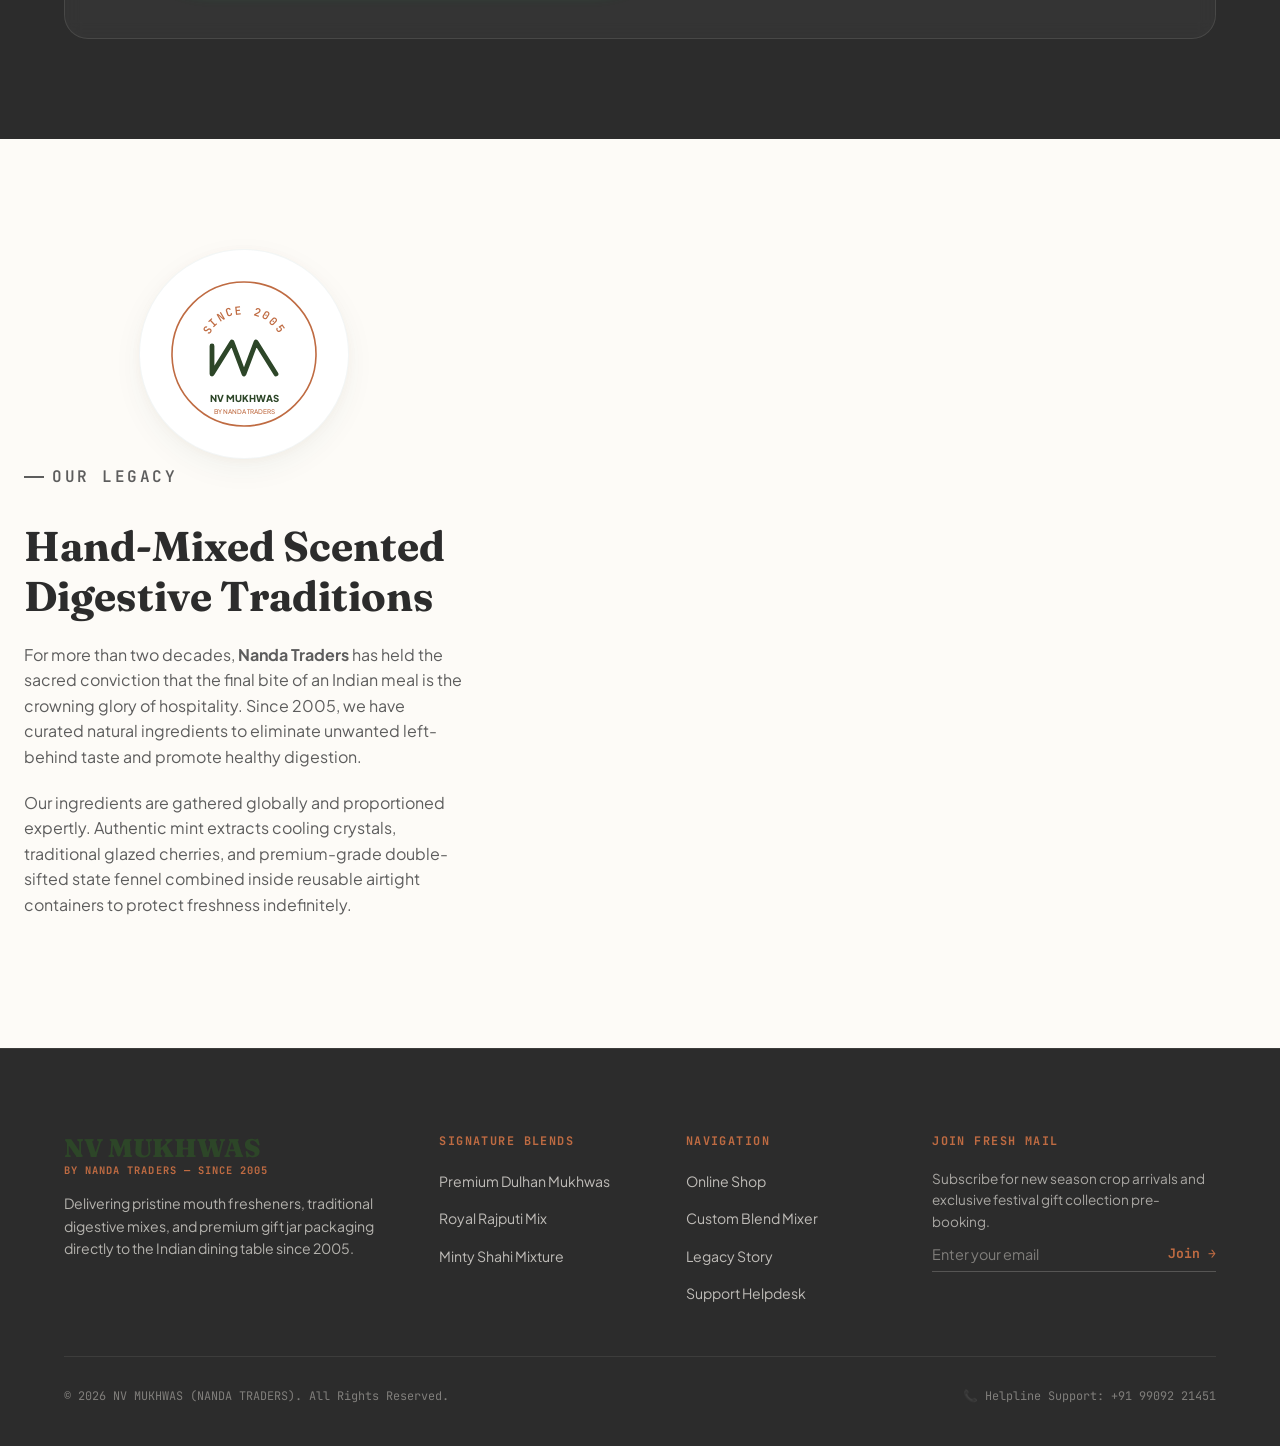
<file: React_App_Code/standalone/index.html>
<!DOCTYPE html>
<html lang="en">
<head>
<meta charset="UTF-8">
<meta name="viewport" content="width=device-width, initial-scale=1.0">
<title>NV MUKHWAS — Premium Hand-Mixed Tradition Since 2005</title>
<link rel="preconnect" href="https://fonts.googleapis.com">
<link rel="preconnect" href="https://fonts.gstatic.com" crossorigin>
<link href="https://fonts.googleapis.com/css2?family=Fraunces:ital,opsz,wght@0,9..144,300;0,9..144,500;0,9..144,600;0,9..144,700;0,9..144,900;1,9..144,500&family=Plus+Jakarta+Sans:wght@400;500;600;700;800&family=JetBrains+Mono:wght@400;500;600&display=swap" rel="stylesheet">
<link rel="stylesheet" href="index.css">
</head>
<body>

<!-- TOP ANNOUNCEMENT BAR -->
<div class="announcement-bar">
  <div class="wrap announcement-bar__content">
    <span>🌟 Authentic Hand-Mixed Premium Mukhwas · Since 2005</span>
    <span class="desktop-only">📞 Order Helpline: +91 99092 21451</span>
  </div>
</div>

<!-- NAVIGATION -->
<nav class="nav">
  <div class="nav__bar">
    <a href="#" class="nav__logo-wrapper">
      <!-- High-fidelity SVG of the NV logo matching customer image -->
      <div class="logo-svg-container">
        <svg class="logo-svg" viewBox="0 0 400 400" width="46" height="46">
          <circle cx="200" cy="200" r="190" fill="none" stroke="#BF6B42" stroke-width="5"/>
          <circle cx="200" cy="200" r="182" fill="none" stroke="#FDFBF7" stroke-width="1"/>
          <!-- Abstract Leaf and flower graphics from the logo -->
          <path d="M150 180 C150 140, 185 140, 185 180 C185 220, 150 220, 150 180 Z" fill="none" stroke="#2D4628" stroke-width="4"/>
          <path d="M250 220 C250 180, 215 180, 215 220 C215 260, 250 260, 250 220 Z" fill="none" stroke="#2D4628" stroke-width="4"/>
          <!-- NV Center Letters -->
          <path d="M145 160 L145 240 L185 160 L200 240 L215 160 L255 240" fill="none" stroke="#BF6B42" stroke-width="12" stroke-linecap="round" stroke-linejoin="round"/>
          <circle cx="200" cy="140" r="8" fill="#BF6B42" />
        </svg>
      </div>
      <div class="nav__brand">
        <span class="nav__brand-title">NV MUKHWAS</span>
        <span class="nav__brand-subtitle">BY NANDA TRADERS</span>
      </div>
    </a>
    <ul class="nav__links">
      <li><a href="#shop">Our Signature Blends</a></li>
      <li><a href="#creator">NV Custom Mixer</a></li>
      <li><a href="#about">Since 2005</a></li>
    </ul>
    <div class="nav__cta">
      <a href="#shop" class="btn btn--primary">Order Now</a>
    </div>
  </div>
</nav>

<!-- HERO SECTION -->
<header class="hero">
  <div class="hero__inner">
    <div class="hero__text">
      <p class="eyebrow marquee-badge">AUTHENTIC INDIAN DIGESTIVES</p>
      <h1>Pure Hand-Crafted <br><em>Traditional</em> Flavor.</h1>
      <p class="hero__sub">Revisiting age-old digestive recipes crafted with love by <strong>Nanda Traders</strong>. Perfectly proportioned fennel seeds, royal gulkand, selected spices, and natural mint oils in curated packages.</p>
      <div class="hero__actions">
        <a href="#shop" class="btn btn--primary">Explore Blends</a>
        <a href="#creator" class="btn btn--ghost">Custom Blend Mixer</a>
      </div>
      <div class="hero__trust">
        <div class="trust-item">
          <span class="trust-icon">🌱</span>
          <span>100% Sourced Naturally</span>
        </div>
        <div class="trust-item">
          <span class="trust-icon">🍯</span>
          <span>Preservative Free</span>
        </div>
        <div class="trust-item">
          <span class="trust-icon">🇮🇳</span>
          <span>Legacy Since 2005</span>
        </div>
      </div>
    </div>
    <div class="hero__visual">
      <div class="main-jar-showcase">
        <span class="accent-glow"></span>
        <div class="jar jar--hero">
          <div class="jar__lid"></div>
          <div class="jar__neck"></div>
          <div class="jar__body">
            <div class="jar__seeds" id="heroSeeds" data-colors="#2D4628,#BF6B42,#C5A059,#FDFBF7" data-count="60"></div>
            <!-- Interactive Highlight Logo inside the Jar -->
            <div class="jar__inner-badge">
              <span>NV</span>
            </div>
          </div>
          <p class="jar__label">THE PERFECT DIGESTIVE PINCH</p>
        </div>
      </div>
    </div>
  </div>
</header>

<main>

  <!-- KEY BENEFITS -->
  <section class="benefits-accent">
    <div class="wrap benefits__grid">
      <div class="benefit-card">
        <h4 class="benefit-card__num">01</h4>
        <h3>Premium Grade Saunf</h3>
        <p>Double-filtered standard aromatic fennel seeds sourced directly from prime Gujarat & Rajasthan fields.</p>
      </div>
      <div class="benefit-card">
        <h4 class="benefit-card__num">02</h4>
        <h3>Hand-Mixed Batches</h3>
        <p>No industrial automation. Every recipe is proportioned manually in highly hygienic containers.</p>
      </div>
      <div class="benefit-card">
        <h4 class="benefit-card__num">03</h4>
        <h3>Premium Glass Jarring</h3>
        <p>Keeps the fragrance locked and ready to preserve the minty moisture for your dining table.</p>
      </div>
    </div>
  </section>

  <!-- PRODUCTS SECTION -->
  <section class="products" id="shop">
    <div class="wrap">
      <div class="products__head">
        <p class="eyebrow">Legacy Selections</p>
        <h2>Select Your Signature Blend</h2>
        <p class="products__head-sub text-muted">Each master recipe is available in two distinct package sizes. Toggle and click to order directly on WhatsApp.</p>
      </div>

      <div class="product-grid">

        <!-- PRODUCT 1 -->
        <article class="product-card product-card--dulhan" data-size="pocket"
                  data-pocketsize-weight="50g" data-pocketsize-price="₹95"
                  data-familysize-weight="150g" data-familysize-price="₹245">
          <div class="jar-container">
            <div class="jar">
              <div class="jar__lid"></div>
              <div class="jar__neck"></div>
              <div class="jar__body">
                <div class="jar__seeds" data-colors="#BF6B42,#C5A059,#E5A93B" data-count="30"></div>
              </div>
            </div>
          </div>
          <h3 class="product-card__name">Premium Dulhan Mukhwas</h3>
          <p class="product-card__tag">Ceremonial Sweet Blend</p>
          <p class="product-card__desc">A luxurious standard of Indian celebrations. Stuffed with pure sun-dried sweet gulkand flakes, dry dates, sesame, rich cardamom pods, and premium sweet fennel.</p>
          
          <div class="size-toggle-wrapper">
            <span class="size-toggle-label">Package Size:</span>
            <div class="size-toggle" role="group" aria-label="Choose jar size">
              <button class="size-toggle__btn active" data-size="pocket">Pocket <span>(50g)</span></button>
              <button class="size-toggle__btn" data-size="family">Family <span>(150g)</span></button>
            </div>
          </div>

          <div class="product-card__bottom">
            <div class="price-box">
              <span class="product-card__price">₹95</span>
              <span class="product-card__weight">50g glass jar</span>
            </div>
          </div>
          <button class="btn btn--whatsapp product-card__whatsapp" onclick="orderProduct('Premium Dulhan Mukhwas', this)">
            <svg viewBox="0 0 24 24" fill="currentColor"><path d="M17.5 14.4c-.3-.1-1.6-.8-1.9-.9-.2-.1-.4-.1-.6.1-.2.2-.6.9-.8 1-.2.2-.3.2-.6.1-.9-.4-1.8-1-2.6-1.8-.7-.7-1.3-1.5-1.7-2.4-.1-.2 0-.4.1-.5.2-.2.5-.5.6-.7.1-.2.1-.4 0-.6-.1-.2-.7-1.6-.9-2.1-.2-.5-.4-.4-.6-.4h-.5c-.2 0-.5.1-.7.3-.7.7-1.1 1.5-1.1 2.5 0 .2 0 .4.1.6.5 1.8 1.5 3.5 2.9 4.9 1.6 1.5 3.4 2.5 5.4 3 .7.2 1.4.1 2-.1.6-.2 1.7-1 2-1.9.2-.5.2-1 .1-1.1-.1-.1-.3-.2-.5-.3zM12 2C6.5 2 2 6.5 2 12c0 1.9.5 3.7 1.5 5.2L2 22l4.9-1.5C8.3 21.5 10.1 22 12 22c5.5 0 10-4.5 10-10S17.5 2 12 2zm0 18c-1.7 0-3.3-.5-4.7-1.3l-.3-.2-3.1 1 1-3-.2-.3C3.7 14.9 3.2 13.5 3.2 12c0-4.9 3.9-8.8 8.8-8.8s8.8 3.9 8.8 8.8-3.9 8.8-8.8 8.8z"/></svg>
            Order on WhatsApp
          </button>
        </article>

        <!-- PRODUCT 2 -->
        <article class="product-card product-card--royal" data-size="pocket"
                  data-pocketsize-weight="50g" data-pocketsize-price="₹90"
                  data-familysize-weight="150g" data-familysize-price="₹235">
          <div class="jar-container">
            <div class="jar">
              <div class="jar__lid"></div>
              <div class="jar__neck"></div>
              <div class="jar__body">
                <div class="jar__seeds" data-colors="#2D4628,#BF6B42,#8F7138" data-count="30"></div>
              </div>
            </div>
          </div>
          <h3 class="product-card__name">Royal Rajputi Mix</h3>
          <p class="product-card__tag">Tradition Roasted & Savory</p>
          <p class="product-card__desc">A vintage recipe with deep herbal roots. Roasted saunf enhanced with rich saffron sugar syrup glaze, roasted coriander seeds (dhana dal), menthol, and edible oils.</p>
          
          <div class="size-toggle-wrapper">
            <span class="size-toggle-label">Package Size:</span>
            <div class="size-toggle" role="group" aria-label="Choose jar size">
              <button class="size-toggle__btn active" data-size="pocket">Pocket <span>(50g)</span></button>
              <button class="size-toggle__btn" data-size="family">Family <span>(150g)</span></button>
            </div>
          </div>

          <div class="product-card__bottom">
            <div class="price-box">
              <span class="product-card__price">₹90</span>
              <span class="product-card__weight">50g glass jar</span>
            </div>
          </div>
          <button class="btn btn--whatsapp product-card__whatsapp" onclick="orderProduct('Royal Rajputi Mix', this)">
            <svg viewBox="0 0 24 24" fill="currentColor"><path d="M17.5 14.4c-.3-.1-1.6-.8-1.9-.9-.2-.1-.4-.1-.6.1-.2.2-.6.9-.8 1-.2.2-.3.2-.6.1-.9-.4-1.8-1-2.6-1.8-.7-.7-1.3-1.5-1.7-2.4-.1-.2 0-.4.1-.5.2-.2.5-.5.6-.7.1-.2.1-.4 0-.6-.1-.2-.7-1.6-.9-2.1-.2-.5-.4-.4-.6-.4h-.5c-.2 0-.5.1-.7.3-.7.7-1.1 1.5-1.1 2.5 0 .2 0 .4.1.6.5 1.8 1.5 3.5 2.9 4.9 1.6 1.5 3.4 2.5 5.4 3 .7.2 1.4.1 2-.1.6-.2 1.7-1 2-1.9.2-.5.2-1 .1-1.1-.1-.1-.3-.2-.5-.3zM12 2C6.5 2 2 6.5 2 12c0 1.9.5 3.7 1.5 5.2L2 22l4.9-1.5C8.3 21.5 10.1 22 12 22c5.5 0 10-4.5 10-10S17.5 2 12 2zm0 18c-1.7 0-3.3-.5-4.7-1.3l-.3-.2-3.1 1 1-3-.2-.3C3.7 14.9 3.2 13.5 3.2 12c0-4.9 3.9-8.8 8.8-8.8s8.8 3.9 8.8 8.8-3.9 8.8-8.8 8.8z"/></svg>
            Order on WhatsApp
          </button>
        </article>

        <!-- PRODUCT 3 -->
        <article class="product-card product-card--mint" data-size="pocket"
                  data-pocketsize-weight="50g" data-pocketsize-price="₹85"
                  data-familysize-weight="150g" data-familysize-price="₹220">
          <div class="jar-container">
            <div class="jar">
              <div class="jar__lid"></div>
              <div class="jar__neck"></div>
              <div class="jar__body">
                <div class="jar__seeds" data-colors="#2D4628,#5D7C56,#FDFBF7" data-count="30"></div>
              </div>
            </div>
          </div>
          <h3 class="product-card__name">Minty Shahi Mixture</h3>
          <p class="product-card__tag">Ultra-Cooling & Fresh</p>
          <p class="product-card__desc">A super satisfying minty burst. Combines organic coriander pulse seeds with heavy dose of whole green cardamom husks, high-grade cooling menthol, and fine sugar crystal candy.</p>
          
          <div class="size-toggle-wrapper">
            <span class="size-toggle-label">Package Size:</span>
            <div class="size-toggle" role="group" aria-label="Choose jar size">
              <button class="size-toggle__btn active" data-size="pocket">Pocket <span>(50g)</span></button>
              <button class="size-toggle__btn" data-size="family">Family <span>(150g)</span></button>
            </div>
          </div>

          <div class="product-card__bottom">
            <div class="price-box">
              <span class="product-card__price">₹85</span>
              <span class="product-card__weight">50g glass jar</span>
            </div>
          </div>
          <button class="btn btn--whatsapp product-card__whatsapp" onclick="orderProduct('Minty Shahi Mixture', this)">
            <svg viewBox="0 0 24 24" fill="currentColor"><path d="M17.5 14.4c-.3-.1-1.6-.8-1.9-.9-.2-.1-.4-.1-.6.1-.2.2-.6.9-.8 1-.2.2-.3.2-.6.1-.9-.4-1.8-1-2.6-1.8-.7-.7-1.3-1.5-1.7-2.4-.1-.2 0-.4.1-.5.2-.2.5-.5.6-.7.1-.2.1-.4 0-.6-.1-.2-.7-1.6-.9-2.1-.2-.5-.4-.4-.6-.4h-.5c-.2 0-.5.1-.7.3-.7.7-1.1 1.5-1.1 2.5 0 .2 0 .4.1.6.5 1.8 1.5 3.5 2.9 4.9 1.6 1.5 3.4 2.5 5.4 3 .7.2 1.4.1 2-.1.6-.2 1.7-1 2-1.9.2-.5.2-1 .1-1.1-.1-.1-.3-.2-.5-.3zM12 2C6.5 2 2 6.5 2 12c0 1.9.5 3.7 1.5 5.2L2 22l4.9-1.5C8.3 21.5 10.1 22 12 22c5.5 0 10-4.5 10-10S17.5 2 12 2zm0 18c-1.7 0-3.3-.5-4.7-1.3l-.3-.2-3.1 1 1-3-.2-.3C3.7 14.9 3.2 13.5 3.2 12c0-4.9 3.9-8.8 8.8-8.8s8.8 3.9 8.8 8.8-3.9 8.8-8.8 8.8z"/></svg>
            Order on WhatsApp
          </button>
        </article>

      </div>
    </div>
  </section>

  <!-- DYNAMIC INTERACTIVE CUSTOM MIXER -->
  <section class="creator-section" id="creator">
    <div class="wrap">
      <div class="creator-box">
        <div class="creator-grid">
          <!-- Left Configuration -->
          <div class="creator-control">
            <span class="eyebrow block mb-2">NV Lab Experience</span>
            <h2>Create Your Custom Mixture</h2>
            <p class="creator-desc">Slide and formulate your custom ratios of raw ingredients. We will prepare your hand-mixed customized recipe and pack it fresh!</p>
            
            <div class="mixer-sliders">
              <!-- Slider 1 -->
              <div class="slider-group">
                <div class="flex justify-between">
                  <label>Premium Fennel (Saunf)</label>
                  <span id="label-fennel" class="font-mono">40%</span>
                </div>
                <input type="range" id="mix-fennel" min="0" max="100" value="40" class="slider">
              </div>
              
              <!-- Slider 2 -->
              <div class="slider-group">
                <div class="flex justify-between">
                  <label>Sweet Gulkand Drops</label>
                  <span id="label-gulkand" class="font-mono">30%</span>
                </div>
                <input type="range" id="mix-gulkand" min="0" max="100" value="30" class="slider">
              </div>

              <!-- Slider 3 -->
              <div class="slider-group">
                <div class="flex justify-between">
                  <label>Fresh Coriander Pulse (Dhana Dal)</label>
                  <span id="label-coriander" class="font-mono">20%</span>
                </div>
                <input type="range" id="mix-coriander" min="0" max="100" value="20" class="slider">
              </div>

              <!-- Slider 4 -->
              <div class="slider-group">
                <div class="flex justify-between">
                  <label>Cooling Menthol & Sugar Crystals</label>
                  <span id="label-menthol" class="font-mono">10%</span>
                </div>
                <input type="range" id="mix-menthol" min="0" max="100" value="10" class="slider">
              </div>
            </div>

            <div class="size-toggle-wrapper" style="margin-top:24px;">
              <span class="size-toggle-label">Custom Jar Selection:</span>
              <div class="size-toggle" id="mixerSize" role="group" aria-label="Mixer Size Selection">
                <button class="size-toggle__btn active" data-size="pocket" data-price="120" data-weight="50g">Pocket (50g) · ₹120</button>
                <button class="size-toggle__btn" data-size="family" data-price="290" data-weight="150g">Family (150g) · ₹290</button>
              </div>
            </div>

            <button class="btn btn--primary btn--whatsapp w-full" id="btnMixerOrder" style="margin-top:28px; justify-content:center;">
              <svg viewBox="0 0 24 24" fill="currentColor"><path d="M17.5 14.4c-.3-.1-1.6-.8-1.9-.9-.2-.1-.4-.1-.6.1-.2.2-.6.9-.8 1-.2.2-.3.2-.6.1-.9-.4-1.8-1-2.6-1.8-.7-.7-1.3-1.5-1.7-2.4-.1-.2 0-.4.1-.5.2-.2.5-.5.6-.7.1-.2.1-.4 0-.6-.1-.2-.7-1.6-.9-2.1-.2-.5-.4-.4-.6-.4h-.5c-.2 0-.5.1-.7.3-.7.7-1.1 1.5-1.1 2.5 0 .2 0 .4.1.6.5 1.8 1.5 3.5 2.9 4.9 1.6 1.5 3.4 2.5 5.4 3 .7.2 1.4.1 2-.1.6-.2 1.7-1 2-1.9.2-.5.2-1 .1-1.1-.1-.1-.3-.2-.5-.3zM12 2C6.5 2 2 6.5 2 12c0 1.9.5 3.7 1.5 5.2L2 22l4.9-1.5C8.3 21.5 10.1 22 12 22c5.5 0 10-4.5 10-10S17.5 2 12 2zm0 18c-1.7 0-3.3-.5-4.7-1.3l-.3-.2-3.1 1 1-3-.2-.3C3.7 14.9 3.2 13.5 3.2 12c0-4.9 3.9-8.8 8.8-8.8s8.8 3.9 8.8 8.8-3.9 8.8-8.8 8.8z"/></svg>
              Order Custom Mix on WhatsApp
            </button>
          </div>

          <!-- Right Realtime Visual Feedback -->
          <div class="creator-visual">
            <div class="live-jar">
              <span class="live-jar-badge">REAL-TIME BLEND PREVIEW</span>
              <div class="jar jar--large">
                <div class="jar__lid"></div>
                <div class="jar__neck"></div>
                <div class="jar__body">
                  <div class="jar__seeds" id="mixerSeeds" data-colors="#2D4628,#BF6B42,#C5A059,#D7E3D3" data-count="50"></div>
                </div>
              </div>
              <div class="mixer-stats">
                <div class="mixer-stat-bar text-left">
                  <div class="flex justify-between" style="text-transform:uppercase; letter-spacing:0.05em; font-size:10px; margin-bottom:2px;">
                    <span>Fennel</span>
                    <span>Gulkand</span>
                    <span>Coriander</span>
                    <span>Mint</span>
                  </div>
                  <div class="progress-bar-container">
                    <div class="p-segment p-segment--f" style="width: 40%"></div>
                    <div class="p-segment p-segment--g" style="width: 30%"></div>
                    <div class="p-segment p-segment--c" style="width: 20%"></div>
                    <div class="p-segment p-segment--m" style="width: 10%"></div>
                  </div>
                </div>
              </div>
            </div>
          </div>
        </div>
      </div>
    </div>
  </section>

  <!-- HISTORY/STORY SECTION representing "Since 2005" -->
  <section class="about-section" id="about">
    <div class="wrap about-grid">
      <div class="about-logo-stamp">
        <!-- Replicating beautiful client stamp -->
          <div class="legacy-stamp">
          <svg viewBox="0 0 400 400" width="160" height="160">
            <circle cx="200" cy="200" r="180" fill="none" stroke="#BF6B42" stroke-width="4"/>
            <!-- Arched Text "SINCE 2005" -->
            <path id="archPath" d="M100,200 A100,100 0 0,1 300,200" fill="none" />
            <text fill="#BF6B42" font-family="'JetBrains Mono', monospace" font-size="28" letter-spacing="4" font-weight="600">
              <textPath href="#archPath" startOffset="50%" text-anchor="middle">SINCE 2005</textPath>
            </text>
            <!-- Middle NV Symbol -->
            <path d="M120 180 L120 250 L170 170 L200 250 L230 170 L280 250" fill="none" stroke="#2D4628" stroke-width="12" stroke-linecap="round" stroke-linejoin="round"/>
            <text x="200" y="320" fill="#2D4628" font-family="'Plus Jakarta Sans', sans-serif" font-weight="800" font-size="24" text-anchor="middle">NV MUKHWAS</text>
            <text x="200" y="350" fill="#BF6B42" font-family="'Plus Jakarta Sans', sans-serif" font-weight="500" font-size="16" text-anchor="middle">BY NANDA TRADERS</text>
          </svg>
        </div>
      </div>
      <div class="about-text">
        <p class="eyebrow">OUR LEGACY</p>
        <h2>Hand-Mixed Scented Digestive Traditions</h2>
        <p>For more than two decades, <strong>Nanda Traders</strong> has held the sacred conviction that the final bite of an Indian meal is the crowning glory of hospitality. Since 2005, we have curated natural ingredients to eliminate unwanted left-behind taste and promote healthy digestion.</p>
        <p>Our ingredients are gathered globally and proportioned expertly. Authentic mint extracts cooling crystals, traditional glazed cherries, and premium-grade double-sifted state fennel combined inside reusable airtight containers to protect freshness indefinitely.</p>
      </div>
    </div>
  </section>

</main>

<!-- FOOTER -->
<footer class="footer">
  <div class="wrap">
    <div class="footer__top">
      <div>
        <div class="footer__brand-wrapper">
          <span class="footer__brand">NV MUKHWAS</span>
          <span class="footer__subbrand">BY NANDA TRADERS — SINCE 2005</span>
        </div>
        <p class="footer__tag">Delivering pristine mouth fresheners, traditional digestive mixes, and premium gift jar packaging directly to the Indian dining table since 2005.</p>
      </div>
      <div>
        <h4>Signature Blends</h4>
        <ul>
          <li><a href="#shop">Premium Dulhan Mukhwas</a></li>
          <li><a href="#shop">Royal Rajputi Mix</a></li>
          <li><a href="#shop">Minty Shahi Mixture</a></li>
        </ul>
      </div>
      <div>
        <h4>Navigation</h4>
        <ul>
          <li><a href="#shop">Online Shop</a></li>
          <li><a href="#creator">Custom Blend Mixer</a></li>
          <li><a href="#about">Legacy Story</a></li>
          <li><a href="https://wa.me/919909221451">Support Helpdesk</a></li>
        </ul>
      </div>
      <div>
        <h4>Join Fresh Mail</h4>
        <p style="font-size:0.85rem; color:rgba(254,250,243,0.6); margin-bottom:12px;">Subscribe for new season crop arrivals and exclusive festival gift collection pre-booking.</p>
        <form class="footer__form" onsubmit="alert('Subscription successful! Stay fresh.'); return false;">
          <input type="email" placeholder="Enter your email" aria-label="Email address" required>
          <button type="submit">Join →</button>
        </form>
      </div>
    </div>
    <div class="footer__bottom">
      <span>© 2026 NV MUKHWAS (NANDA TRADERS). All Rights Reserved.</span>
      <span>📞 Helpline Support: +91 99092 21451</span>
    </div>
  </div>
</footer>

<!-- FLOATING WHATSAPP BUTTON FOR INSTANT ENQUIRY -->
<a href="https://wa.me/919909221451?text=Hi%21%20I%3B%20like%20to%20know%20more%20about%20your%20custom%20mukhwas%20selections." 
   target="_blank" rel="noopener" class="whatsapp-float" aria-label="Chat with NV Mukhwas on WhatsApp">
  <svg viewBox="0 0 24 24" fill="currentColor">
    <path d="M17.5 14.4c-.3-.1-1.6-.8-1.9-.9-.2-.1-.4-.1-.6.1-.2.2-.6.9-.8 1-.2.2-.3.2-.6.1-.9-.4-1.8-1-2.6-1.8-.7-.7-1.3-1.5-1.7-2.4-.1-.2 0-.4.1-.5.2-.2.5-.5.6-.7.1-.2.1-.4 0-.6-.1-.2-.7-1.6-.9-2.1-.2-.5-.4-.4-.6-.4h-.5c-.2 0-.5.1-.7.3-.7.7-1.1 1.5-1.1 2.5 0 .2 0 .4.1.6.5 1.8 1.5 3.5 2.9 4.9 1.6 1.5 3.4 2.5 5.4 3 .7.2 1.4.1 2-.1.6-.2 1.7-1 2-1.9.2-.5.2-1 .1-1.1-.1-.1-.3-.2-.5-.3zM12 2C6.5 2 2 6.5 2 12c0 1.9.5 3.7 1.5 5.2L2 22l4.9-1.5C8.3 21.5 10.1 22 12 22c5.5 0 10-4.5 10-10S17.5 2 12 2zm0 18c-1.7 0-3.3-.5-4.7-1.3l-.3-.2-3.1 1 1-3-.2-.3C3.7 14.9 3.2 13.5 3.2 12c0-4.9 3.9-8.8 8.8-8.8s8.8 3.9 8.8 8.8-3.9 8.8-8.8 8.8z"/>
  </svg>
</a>

<script src="index.js"></script>
</body>
</html>
</file>
<file: index.css>
/* 
 * NV MUKHWAS BRAND STYLESHEET
 * Primary Color Strategy: 
 *   Teal: #0E9F9F (Brand Signature)
 *   Orange: #F26522 (Accent Highlight)
 *   Cream background: #FEFAF3
 */

:root {
  --teal-primary: #2D4628;
  --teal-glow: rgba(45, 70, 40, 0.15);
  --teal-dark: #1E311A;
  --teal-charcoal: #2C2C2C;
  --orange-primary: #BF6B42;
  --orange-glow: rgba(191, 107, 66, 0.18);
  --orange-dark: #9E522F;
  --lux-cream: #FDFBF7;
  --cream-soft: #F4F1EA;
  --gold-accent: #C5A059;
  --card-bg: #FFFFFF;
  --text-main: #2C2C2C;
  --text-muted: #5D5D5D;
  
  --font-display: 'Fraunces', serif;
  --font-body: 'Plus Jakarta Sans', sans-serif;
  --font-mono: 'JetBrains Mono', monospace;
}

/* Base Styles */
* {
  box-sizing: border-box;
  margin: 0;
  padding: 0;
}

html {
  scroll-behavior: smooth;
}

body {
  background-color: var(--lux-cream);
  color: var(--text-main);
  font-family: var(--font-body);
  font-size: 16px;
  line-height: 1.6;
  overflow-x: hidden;
}

img, svg {
  display: block;
  max-width: 100%;
}

a {
  color: inherit;
  text-decoration: none;
}

h1, h2, h3, h4 {
  font-family: var(--font-display);
  font-weight: 700;
  line-height: 1.2;
}

button {
  font-family: var(--font-body);
  cursor: pointer;
  border: none;
  background: none;
  outline: none;
}

/* Helpers */
.wrap {
  max-width: 1200px;
  margin: 0 auto;
  padding: 0 24px;
}

.text-muted {
  color: var(--text-muted);
}

.font-mono {
  font-family: var(--font-mono);
}

.flex {
  display: flex;
}

.justify-between {
  justify-content: space-between;
}

.mb-2 {
  margin-bottom: 8px;
}

.w-full {
  width: 100%;
}

.desktop-only {
  display: inline;
}

/* Eyebrows */
.eyebrow {
  font-family: var(--font-mono);
  font-size: 0.78rem;
  font-weight: 600;
  letter-spacing: 0.16em;
  text-transform: uppercase;
  color: var(--orange-primary);
  display: inline-flex;
  align-items: center;
  gap: 8px;
}

.eyebrow::before {
  content: '';
  display: inline-block;
  width: 20px;
  height: 2px;
  background-color: currentColor;
}

/* Announcement Bar */
.announcement-bar {
  background-color: var(--teal-charcoal);
  color: var(--lux-cream);
  font-family: var(--font-mono);
  font-size: 0.74rem;
  letter-spacing: 0.05em;
  padding: 8px 0;
  border-bottom: 1px solid rgba(254, 250, 243, 0.1);
}

.announcement-bar__content {
  display: flex;
  justify-content: space-between;
  align-items: center;
}

/* Navigation */
.nav {
  position: sticky;
  top: 0;
  z-index: 100;
  background-color: rgba(254, 250, 243, 0.9);
  backdrop-filter: blur(12px);
  border-bottom: 1px solid rgba(26, 75, 75, 0.08);
}

.nav__bar {
  max-width: 1200px;
  margin: 0 auto;
  padding: 16px 24px;
  display: flex;
  align-items: center;
  justify-content: space-between;
}

.nav__logo-wrapper {
  display: flex;
  align-items: center;
  gap: 12px;
}

.logo-svg-container {
  background-color: #ffffff;
  border-radius: 50%;
  padding: 2px;
  box-shadow: 0 4px 10px rgba(242, 101, 34, 0.1);
  transition: transform 0.4s cubic-bezier(1,0,0,1);
}

.nav__logo-wrapper:hover .logo-svg-container {
  transform: rotate(15deg) scale(1.04);
}

.nav__brand {
  display: flex;
  flex-direction: column;
}

.nav__brand-title {
  font-family: var(--font-display);
  font-weight: 900;
  font-size: 1.4rem;
  letter-spacing: 0.01em;
  color: var(--teal-primary);
  line-height: 1.1;
}

.nav__brand-subtitle {
  font-family: var(--font-mono);
  font-size: 0.58rem;
  font-weight: 700;
  letter-spacing: 0.12em;
  color: var(--orange-primary);
}

.nav__links {
  display: flex;
  gap: 36px;
  list-style: none;
}

.nav__links a {
  font-size: 0.9rem;
  font-weight: 600;
  color: var(--teal-charcoal);
  position: relative;
  padding-bottom: 4px;
  transition: color 0.25s ease;
}

.nav__links a::after {
  content: '';
  position: absolute;
  left: 0;
  bottom: 0;
  width: 0;
  height: 2px;
  background-color: var(--orange-primary);
  transition: width 0.25s ease;
}

.nav__links a:hover {
  color: var(--orange-primary);
}

.nav__links a:hover::after {
  width: 100%;
}

/* Buttons */
.btn {
  font-family: var(--font-body);
  font-weight: 700;
  font-size: 0.9rem;
  padding: 12px 28px;
  border-radius: 100px;
  display: inline-flex;
  align-items: center;
  justify-content: center;
  gap: 8px;
  transition: all 0.3s cubic-bezier(0.16, 1, 0.3, 1);
}

.btn--primary {
  background-color: var(--teal-primary);
  color: #ffffff;
  box-shadow: 0 4px 14px var(--teal-glow);
}

.btn--primary:hover {
  background-color: var(--teal-dark);
  transform: translateY(-2px);
  box-shadow: 0 10px 24px var(--teal-glow);
}

.btn--ghost {
  border: 1.5px solid var(--teal-primary);
  color: var(--teal-primary);
}

.btn--ghost:hover {
  background-color: var(--teal-primary);
  color: #ffffff;
  transform: translateY(-2px);
  box-shadow: 0 6px 16px var(--teal-glow);
}

.btn--whatsapp {
  background-color: #25D366;
  color: white;
  box-shadow: 0 4px 14px rgba(37, 211, 102, 0.2);
}

.btn--whatsapp:hover {
  background-color: #1EBE57;
  transform: translateY(-2px);
  box-shadow: 0 10px 24px rgba(37, 211, 102, 0.35);
}

/* Hero Section */
.hero {
  background-color: var(--teal-charcoal);
  color: var(--lux-cream);
  position: relative;
  overflow: hidden;
  background-image: 
    radial-gradient(rgba(242, 101, 34, 0.08) 1.5px, transparent 1.5px),
    radial-gradient(rgba(14, 159, 159, 0.08) 1.5px, transparent 1.5px);
  background-size: 50px 50px;
  background-position: 0 0, 25px 25px;
  border-bottom: 12px solid var(--orange-primary);
}

.hero__inner {
  max-width: 1200px;
  margin: 0 auto;
  padding: 90px 24px;
  display: grid;
  grid-template-columns: 1.1fr 0.9fr;
  gap: 50px;
  align-items: center;
}

.marquee-badge {
  color: var(--orange-primary) !important;
  margin-bottom: 18px;
}

.hero h1 {
  font-size: clamp(2.4rem, 4.5vw, 3.8rem);
  line-height: 1.1;
  margin-bottom: 24px;
}

.hero h1 em {
  font-style: italic;
  font-weight: 500;
  color: var(--orange-primary);
}

.hero__sub {
  color: rgba(254, 254, 243, 0.88);
  font-size: 1.05rem;
  line-height: 1.6;
  margin-bottom: 36px;
  max-width: 52ch;
}

.hero__actions {
  display: flex;
  gap: 16px;
  margin-bottom: 36px;
}

.hero__actions .btn--ghost {
  border-color: rgba(254, 254, 243, 0.3);
  color: var(--lux-cream);
}

.hero__actions .btn--ghost:hover {
  background-color: var(--lux-cream);
  color: var(--teal-charcoal);
}

.hero__trust {
  display: flex;
  gap: 24px;
  flex-wrap: wrap;
}

.trust-item {
  display: flex;
  align-items: center;
  gap: 8px;
  font-size: 0.85rem;
  color: rgba(254, 254, 243, 0.7);
}

.trust-icon {
  font-size: 1.1rem;
}

.main-jar-showcase {
  position: relative;
  display: flex;
  justify-content: center;
  align-items: center;
}

.accent-glow {
  position: absolute;
  width: 250px;
  height: 250px;
  border-radius: 50%;
  background: radial-gradient(circle, rgba(14, 159, 159, 0.2) 0%, transparent 70%);
  filter: blur(20px);
  z-index: 1;
}

/* Glass Jar CSS Representation - Ultra Premium */
.jar {
  position: relative;
  width: 180px;
  display: flex;
  flex-direction: column;
  align-items: center;
  z-index: 2;
}

.jar--hero {
  transform: scale(1.15);
}

.jar__lid {
  width: 100px;
  height: 28px;
  background: linear-gradient(180deg, var(--orange-primary) 0%, var(--orange-dark) 100%);
  border-radius: 8px 8px 4px 4px;
  box-shadow: inset 0 -3px 5px rgba(0,0,0,0.3), 0 4px 10px rgba(0,0,0,0.15);
  z-index: 5;
}

.jar__neck {
  width: 72px;
  height: 14px;
  background: rgba(254, 250, 243, 0.18);
  border-left: 2px solid rgba(254, 250, 243, 0.35);
  border-right: 2px solid rgba(254, 250, 243, 0.35);
  box-shadow: inset 0 2px 4px rgba(255,255,255,0.1);
  z-index: 4;
}

.jar__body {
  width: 180px;
  height: 210px;
  background: rgba(254, 250, 243, 0.08);
  border: 2px solid rgba(254, 250, 243, 0.28);
  border-radius: 16px 16px 36px 36px;
  position: relative;
  overflow: hidden;
  backdrop-filter: blur(2px);
  box-shadow: 
    0 10px 30px rgba(0,0,0,0.1),
    inset 0 0 20px rgba(254, 250, 243, 0.12);
}

.jar__seeds {
  position: absolute;
  inset: 0;
}

.seed {
  position: absolute;
  bottom: 0;
  width: 9px;
  height: 9px;
  border-radius: 3px;
  opacity: 0;
  transform: translateY(-220px) rotate(0deg);
  animation: seedFalling 0.85s cubic-bezier(0.25, 1, 0.5, 1) forwards;
  animation-delay: var(--delay);
}

@keyframes seedFalling {
  to {
    opacity: 1;
    transform: translateY(0) rotate(var(--rot));
  }
}

.jar__inner-badge {
  position: absolute;
  top: 50%;
  left: 50%;
  transform: translate(-50%, -50%);
  background-color: rgba(14, 159, 159, 0.88);
  color: var(--lux-cream);
  width: 44px;
  height: 44px;
  border-radius: 50%;
  display: flex;
  align-items: center;
  justify-content: center;
  font-family: var(--font-display);
  font-size: 1.1rem;
  font-weight: 900;
  border: 1.5px solid var(--orange-primary);
  box-shadow: 0 4px 10px rgba(0,0,0,0.15);
  pointer-events: none;
}

.jar__label {
  margin-top: 14px;
  text-align: center;
  font-family: var(--font-mono);
  font-size: 0.7rem;
  letter-spacing: 0.12em;
  color: rgba(254, 250, 243, 0.55);
  text-transform: uppercase;
}

/* Benefit Cards Accent */
.benefits-accent {
  background-color: var(--cream-soft);
  padding: 60px 0;
  border-bottom: 1px solid rgba(26, 75, 75, 0.05);
}

.benefits__grid {
  display: grid;
  grid-template-columns: repeat(3, 1fr);
  gap: 32px;
}

.benefit-card {
  background-color: var(--card-bg);
  border-radius: 16px;
  padding: 32px;
  border: 1.5px solid rgba(26, 75, 75, 0.04);
  box-shadow: 0 4px 12px rgba(26, 75, 75, 0.02);
  transition: transform 0.3s ease;
}

.benefit-card:hover {
  transform: translateY(-4px);
}

.benefit-card__num {
  font-family: var(--font-mono);
  color: var(--orange-primary);
  font-size: 0.85rem;
  margin-bottom: 14px;
}

.benefit-card h3 {
  font-size: 1.25rem;
  color: var(--teal-charcoal);
  margin-bottom: 10px;
}

.benefit-card p {
  font-size: 0.92rem;
  color: var(--text-muted);
  line-height: 1.5;
}

/* Products Section */
.products {
  padding: 100px 0;
}

.products__head {
  text-align: center;
  max-width: 600px;
  margin: 0 auto 64px auto;
}

.products__head h2 {
  font-size: clamp(2rem, 3.5vw, 2.7rem);
  color: var(--teal-charcoal);
  margin-top: 12px;
  margin-bottom: 16px;
}

.products__head-sub {
  font-size: 1rem;
}

.product-grid {
  display: grid;
  grid-template-columns: repeat(3, 1fr);
  gap: 32px;
}

/* Product Cards */
.product-card {
  background-color: var(--card-bg);
  border-radius: 20px;
  padding: 32px;
  border: 1px solid rgba(26, 75, 75, 0.08);
  box-shadow: 0 8px 24px rgba(26, 75, 75, 0.03);
  display: flex;
  flex-direction: column;
  transition: all 0.35s cubic-bezier(0.16, 1, 0.3, 1);
}

.product-card:hover {
  transform: translateY(-8px);
  box-shadow: 0 20px 48px rgba(26, 75, 75, 0.08);
  border-color: rgba(14, 159, 159, 0.2);
}

.jar-container {
  display: flex;
  justify-content: center;
  margin-bottom: 24px;
}

.product-card .jar {
  width: 140px;
}

.product-card .jar__body {
  width: 140px;
  height: 150px;
  border-radius: 12px 12px 28px 28px;
  background: rgba(14, 159, 159, 0.04);
  border-color: rgba(14, 159, 159, 0.18);
}

.product-card .jar__lid {
  width: 80px;
  height: 22px;
}

.product-card .jar__neck {
  width: 58px;
  height: 10px;
}

.product-card[data-size="family"] .jar__body {
  height: 185px;
}

.product-card__name {
  font-size: 1.35rem;
  color: var(--teal-charcoal);
  margin-bottom: 4px;
}

.product-card__tag {
  font-family: var(--font-mono);
  font-size: 0.72rem;
  letter-spacing: 0.08em;
  text-transform: uppercase;
  color: var(--orange-primary);
  margin-bottom: 14px;
}

.product-card__desc {
  font-size: 0.9rem;
  color: var(--text-muted);
  line-height: 1.5;
  margin-bottom: 20px;
  flex-grow: 1;
}

/* Package Size Toggle */
.size-toggle-wrapper {
  margin-bottom: 20px;
}

.size-toggle-label {
  font-size: 0.75rem;
  font-weight: 700;
  text-transform: uppercase;
  letter-spacing: 0.05em;
  color: var(--text-muted);
  display: block;
  margin-bottom: 8px;
}

.size-toggle {
  display: flex;
  background-color: var(--lux-cream);
  border-radius: 100px;
  padding: 4px;
  border: 1px solid rgba(26, 75, 75, 0.08);
}

.size-toggle__btn {
  flex: 1;
  padding: 10px 12px;
  border-radius: 100px;
  font-size: 0.78rem;
  font-weight: 700;
  color: var(--text-muted);
  transition: all 0.2s ease;
  display: flex;
  align-items: center;
  justify-content: center;
  gap: 4px;
}

.size-toggle__btn span {
  font-weight: 400;
  opacity: 0.75;
}

.size-toggle__btn.active {
  background-color: var(--teal-primary);
  color: #ffffff;
}

.product-card__bottom {
  display: flex;
  justify-content: space-between;
  align-items: center;
  margin-bottom: 16px;
  padding-top: 10px;
  border-top: 1px dashed rgba(26, 75, 75, 0.1);
}

.price-box {
  display: flex;
  flex-direction: column;
}

.product-card__price {
  font-family: var(--font-display);
  font-size: 1.5rem;
  font-weight: 700;
  color: var(--teal-charcoal);
}

.product-card__weight {
  font-family: var(--font-mono);
  font-size: 0.72rem;
  color: var(--text-muted);
}

.product-card__whatsapp {
  width: 100%;
}

.product-card__whatsapp svg {
  width: 18px;
  height: 18px;
  flex-shrink: 0;
}

/* Dynamic Interactive Custom Mixer Section */
.creator-section {
  background-color: var(--teal-charcoal);
  color: var(--lux-cream);
  padding: 100px 0;
  border-top: 8px solid var(--orange-primary);
  position: relative;
  overflow: hidden;
}

.creator-box {
  background-color: rgba(254, 250, 243, 0.04);
  border-radius: 24px;
  border: 1px solid rgba(254, 250, 243, 0.1);
  padding: 48px;
  position: relative;
  z-index: 2;
  backdrop-filter: blur(8px);
}

.creator-grid {
  display: grid;
  grid-template-columns: 1.15fr 0.85fr;
  gap: 48px;
  align-items: center;
}

.creator-desc {
  font-size: 0.95rem;
  color: rgba(254, 254, 243, 0.8);
  margin-bottom: 28px;
  max-width: 50ch;
}

.mixer-sliders {
  display: flex;
  flex-direction: column;
  gap: 18px;
}

.slider-group {
  display: flex;
  flex-direction: column;
  gap: 6px;
}

.slider-group label {
  font-size: 0.82rem;
  font-weight: 700;
  text-transform: uppercase;
  letter-spacing: 0.04em;
  color: rgba(254, 254, 243, 0.9);
}

.slider {
  -webkit-appearance: none;
  width: 100%;
  height: 6px;
  border-radius: 50px;
  background: rgba(254, 250, 243, 0.15);
  outline: none;
  transition: background 0.3s ease;
}

.slider:hover {
  background: rgba(254, 250, 243, 0.25);
}

.slider::-webkit-slider-thumb {
  -webkit-appearance: none;
  appearance: none;
  width: 20px;
  height: 20px;
  border-radius: 50%;
  background: var(--orange-primary);
  cursor: pointer;
  border: 2px solid var(--lux-cream);
  box-shadow: 0 2px 8px rgba(0,0,0,0.3);
  transition: transform 0.2s;
}

.slider::-webkit-slider-thumb:hover {
  transform: scale(1.18);
}

#mixerSize {
  background-color: rgba(255,255,255,0.05);
  border-color: rgba(255,255,255,0.1);
}

#mixerSize .size-toggle__btn {
  color: rgba(254, 254, 243, 0.7);
}

#mixerSize .size-toggle__btn.active {
  background-color: var(--orange-primary);
  color: white;
}

.creator-visual {
  display: flex;
  justify-content: center;
}

.live-jar {
  background-color: rgba(0,0,0,0.2);
  border-radius: 20px;
  border: 1px solid rgba(254, 250, 243, 0.08);
  padding: 36px;
  display: flex;
  flex-direction: column;
  align-items: center;
  position: relative;
  width: 100%;
  max-width: 320px;
}

.live-jar-badge {
  position: absolute;
  top: 14px;
  font-family: var(--font-mono);
  font-size: 0.6rem;
  letter-spacing: 0.1em;
  color: var(--orange-primary);
  font-weight: 750;
}

.jar--large {
  transform: scale(1.1);
  margin-top: 16px;
  margin-bottom: 24px;
}

.jar--large .jar__body {
  height: 190px;
  background: rgba(254, 250, 243, 0.04);
}

.mixer-stats {
  width: 100%;
}

.progress-bar-container {
  display: flex;
  overflow: hidden;
  height: 10px;
  background-color: rgba(255,255,255,0.06);
  border-radius: 50px;
  border: 1px solid rgba(255,255,255,0.1);
}

.p-segment {
  height: 100%;
  transition: width 0.4s cubic-bezier(0.16, 1, 0.3, 1);
}

.p-segment--f { background-color: var(--teal-primary); }
.p-segment--g { background-color: var(--orange-primary); }
.p-segment--c { background-color: var(--gold-accent); }
.p-segment--m { background-color: #E2ECF8; }

/* Legacy Heritage Stamp Section */
.about-section {
  padding: 110px 0;
  display: grid;
  grid-template-columns: 0.8fr 1.2fr;
  gap: 60px;
  align-items: center;
}

.about-logo-stamp {
  display: flex;
  justify-content: center;
  align-items: center;
}

.legacy-stamp {
  background-color: var(--card-bg);
  border-radius: 50%;
  padding: 24px;
  box-shadow: 
    0 10px 30px rgba(26, 75, 75, 0.05),
    0 2px 10px rgba(242, 101, 34, 0.04);
  border: 1.5px solid rgba(26, 75, 75, 0.05);
  animation: slowOrbit 28s linear infinite;
}

@keyframes slowOrbit {
  to { transform: rotate(360deg); }
}

.about-text h2 {
  font-size: clamp(2rem, 3.5vw, 2.6rem);
  color: var(--teal-charcoal);
  margin-top: 12px;
  margin-bottom: 20px;
}

.about-text p {
  font-size: 1rem;
  color: var(--text-muted);
  line-height: 1.6;
  margin-bottom: 20px;
}

/* Footer Grid */
.footer {
  background-color: var(--teal-charcoal);
  color: var(--lux-cream);
  padding: 85px 0 40px;
  border-top: 1px solid rgba(254, 250, 243, 0.08);
}

.footer__top {
  display: grid;
  grid-template-columns: 1.3fr 0.8fr 0.8fr 1.1fr;
  gap: 40px;
  padding-bottom: 50px;
  border-bottom: 1px solid rgba(254, 250, 243, 0.08);
}

.footer__brand-wrapper {
  display: flex;
  flex-direction: column;
  margin-bottom: 14px;
}

.footer__brand {
  font-family: var(--font-display);
  font-weight: 900;
  font-size: 1.6rem;
  color: var(--teal-primary);
  line-height: 1.1;
}

.footer__subbrand {
  font-family: var(--font-mono);
  font-size: 0.65rem;
  font-weight: 700;
  letter-spacing: 0.1em;
  color: var(--orange-primary);
}

.footer__tag {
  font-size: 0.88rem;
  color: rgba(254, 250, 243, 0.65);
  max-width: 32ch;
}

.footer h4 {
  font-family: var(--font-mono);
  font-size: 0.74rem;
  text-transform: uppercase;
  letter-spacing: 0.12em;
  color: var(--orange-primary);
  margin-bottom: 20px;
}

.footer ul {
  list-style: none;
  display: flex;
  flex-direction: column;
  gap: 12px;
}

.footer ul a {
  font-size: 0.88rem;
  color: rgba(254, 250, 243, 0.7);
  transition: color 0.2s ease;
}

.footer ul a:hover {
  color: var(--orange-primary);
}

.footer__form {
  display: flex;
  border-bottom: 1.5px solid rgba(254, 250, 243, 0.2);
  padding-bottom: 8px;
}

.footer__form input {
  background: none;
  border: none;
  color: var(--lux-cream);
  font-family: var(--font-body);
  font-size: 0.9rem;
  flex: 1;
  outline: none;
}

.footer__form input::placeholder {
  color: rgba(254, 250, 243, 0.4);
}

.footer__form button {
  font-family: var(--font-mono);
  font-size: 0.82rem;
  font-weight: 700;
  color: var(--orange-primary);
}

.footer__bottom {
  display: flex;
  justify-content: space-between;
  align-items: center;
  padding-top: 30px;
  font-family: var(--font-mono);
  font-size: 0.74rem;
  color: rgba(254, 250, 243, 0.4);
  flex-wrap: wrap;
  gap: 12px;
}

/* Floating WhatsApp Pulse Button */
.whatsapp-float {
  position: fixed;
  bottom: 24px;
  right: 24px;
  z-index: 200;
  width: 58px;
  height: 58px;
  border-radius: 50%;
  background-color: #25D366;
  color: white;
  display: flex;
  align-items: center;
  justify-content: center;
  box-shadow: 0 8px 24px rgba(0,0,0,0.25);
  transition: transform 0.25s cubic-bezier(0.175, 0.885, 0.32, 1.275);
}

.whatsapp-float:hover {
  transform: scale(1.12);
}

.whatsapp-float svg {
  width: 28px;
  height: 28px;
}

.whatsapp-float::before {
  content: '';
  position: absolute;
  inset: 0;
  border-radius: 50%;
  background-color: #25D366;
  opacity: 0.5;
  animation: pulseRipples 2s ease-out infinite;
  z-index: -1;
}

@keyframes pulseRipples {
  0% { transform: scale(1); opacity: 0.5; }
  100% { transform: scale(1.6); opacity: 0; }
}

/* Responsive Grid and Off-Screens */
@media (max-width: 960px) {
  .nav__links {
    display: none;
  }
  
  .hero__inner {
    grid-template-columns: 1fr;
    padding: 60px 24px;
    gap: 40px;
  }
  
  .hero__visual {
    justify-content: center;
    margin-top: 20px;
  }
  
  .benefits__grid {
    grid-template-columns: 1fr;
    gap: 20px;
  }
  
  .product-grid {
    grid-template-columns: 1fr;
    gap: 24px;
  }
  
  .creator-grid {
    grid-template-columns: 1fr;
    gap: 40px;
  }
  
  .about-grid {
    grid-template-columns: 1fr;
    gap: 40px;
    text-align: center;
  }
  
  .about-logo-stamp {
    order: -1;
  }
  
  .footer__top {
    grid-template-columns: 1fr 1fr;
    gap: 32px;
  }
}

@media (max-width: 480px) {
  .desktop-only {
    display: none;
  }
  
  .footer__top {
    grid-template-columns: 1fr;
  }
  
  .creator-box {
    padding: 24px;
  }
}

/* Accessibility and performance reduces motion */
@media (prefers-reduced-motion: reduce) {
  .legacy-stamp {
    animation: none;
  }
  .seed {
    animation: none;
    opacity: 1;
    transform: none;
  }
  .whatsapp-float::before {
    animation: none;
  }
}
</file>
<file: React_App_Code/standalone/index.css>
/* 
 * NV MUKHWAS BRAND STYLESHEET
 * Primary Color Strategy: 
 *   Teal: #0E9F9F (Brand Signature)
 *   Orange: #F26522 (Accent Highlight)
 *   Cream background: #FEFAF3
 */

:root {
  --teal-primary: #2D4628;
  --teal-glow: rgba(45, 70, 40, 0.15);
  --teal-dark: #1E311A;
  --teal-charcoal: #2C2C2C;
  --orange-primary: #BF6B42;
  --orange-glow: rgba(191, 107, 66, 0.18);
  --orange-dark: #9E522F;
  --lux-cream: #FDFBF7;
  --cream-soft: #F4F1EA;
  --gold-accent: #C5A059;
  --card-bg: #FFFFFF;
  --text-main: #2C2C2C;
  --text-muted: #5D5D5D;
  
  --font-display: 'Fraunces', serif;
  --font-body: 'Plus Jakarta Sans', sans-serif;
  --font-mono: 'JetBrains Mono', monospace;
}

/* Base Styles */
* {
  box-sizing: border-box;
  margin: 0;
  padding: 0;
}

html {
  scroll-behavior: smooth;
}

body {
  background-color: var(--lux-cream);
  color: var(--text-main);
  font-family: var(--font-body);
  font-size: 16px;
  line-height: 1.6;
  overflow-x: hidden;
}

img, svg {
  display: block;
  max-width: 100%;
}

a {
  color: inherit;
  text-decoration: none;
}

h1, h2, h3, h4 {
  font-family: var(--font-display);
  font-weight: 700;
  line-height: 1.2;
}

button {
  font-family: var(--font-body);
  cursor: pointer;
  border: none;
  background: none;
  outline: none;
}

/* Helpers */
.wrap {
  max-width: 1200px;
  margin: 0 auto;
  padding: 0 24px;
}

.text-muted {
  color: var(--text-muted);
}

.font-mono {
  font-family: var(--font-mono);
}

.flex {
  display: flex;
}

.justify-between {
  justify-content: space-between;
}

.mb-2 {
  margin-bottom: 8px;
}

.w-full {
  width: 100%;
}

.desktop-only {
  display: inline;
}

/* Eyebrows */
.eyebrow {
  font-family: var(--font-mono);
  font-size: 0.78rem;
  font-weight: 600;
  letter-spacing: 0.16em;
  text-transform: uppercase;
  color: var(--orange-primary);
  display: inline-flex;
  align-items: center;
  gap: 8px;
}

.eyebrow::before {
  content: '';
  display: inline-block;
  width: 20px;
  height: 2px;
  background-color: currentColor;
}

/* Announcement Bar */
.announcement-bar {
  background-color: var(--teal-charcoal);
  color: var(--lux-cream);
  font-family: var(--font-mono);
  font-size: 0.74rem;
  letter-spacing: 0.05em;
  padding: 8px 0;
  border-bottom: 1px solid rgba(254, 250, 243, 0.1);
}

.announcement-bar__content {
  display: flex;
  justify-content: space-between;
  align-items: center;
}

/* Navigation */
.nav {
  position: sticky;
  top: 0;
  z-index: 100;
  background-color: rgba(254, 250, 243, 0.9);
  backdrop-filter: blur(12px);
  border-bottom: 1px solid rgba(26, 75, 75, 0.08);
}

.nav__bar {
  max-width: 1200px;
  margin: 0 auto;
  padding: 16px 24px;
  display: flex;
  align-items: center;
  justify-content: space-between;
}

.nav__logo-wrapper {
  display: flex;
  align-items: center;
  gap: 12px;
}

.logo-svg-container {
  background-color: #ffffff;
  border-radius: 50%;
  padding: 2px;
  box-shadow: 0 4px 10px rgba(242, 101, 34, 0.1);
  transition: transform 0.4s cubic-bezier(1,0,0,1);
}

.nav__logo-wrapper:hover .logo-svg-container {
  transform: rotate(15deg) scale(1.04);
}

.nav__brand {
  display: flex;
  flex-direction: column;
}

.nav__brand-title {
  font-family: var(--font-display);
  font-weight: 900;
  font-size: 1.4rem;
  letter-spacing: 0.01em;
  color: var(--teal-primary);
  line-height: 1.1;
}

.nav__brand-subtitle {
  font-family: var(--font-mono);
  font-size: 0.58rem;
  font-weight: 700;
  letter-spacing: 0.12em;
  color: var(--orange-primary);
}

.nav__links {
  display: flex;
  gap: 36px;
  list-style: none;
}

.nav__links a {
  font-size: 0.9rem;
  font-weight: 600;
  color: var(--teal-charcoal);
  position: relative;
  padding-bottom: 4px;
  transition: color 0.25s ease;
}

.nav__links a::after {
  content: '';
  position: absolute;
  left: 0;
  bottom: 0;
  width: 0;
  height: 2px;
  background-color: var(--orange-primary);
  transition: width 0.25s ease;
}

.nav__links a:hover {
  color: var(--orange-primary);
}

.nav__links a:hover::after {
  width: 100%;
}

/* Buttons */
.btn {
  font-family: var(--font-body);
  font-weight: 700;
  font-size: 0.9rem;
  padding: 12px 28px;
  border-radius: 100px;
  display: inline-flex;
  align-items: center;
  justify-content: center;
  gap: 8px;
  transition: all 0.3s cubic-bezier(0.16, 1, 0.3, 1);
}

.btn--primary {
  background-color: var(--teal-primary);
  color: #ffffff;
  box-shadow: 0 4px 14px var(--teal-glow);
}

.btn--primary:hover {
  background-color: var(--teal-dark);
  transform: translateY(-2px);
  box-shadow: 0 10px 24px var(--teal-glow);
}

.btn--ghost {
  border: 1.5px solid var(--teal-primary);
  color: var(--teal-primary);
}

.btn--ghost:hover {
  background-color: var(--teal-primary);
  color: #ffffff;
  transform: translateY(-2px);
  box-shadow: 0 6px 16px var(--teal-glow);
}

.btn--whatsapp {
  background-color: #25D366;
  color: white;
  box-shadow: 0 4px 14px rgba(37, 211, 102, 0.2);
}

.btn--whatsapp:hover {
  background-color: #1EBE57;
  transform: translateY(-2px);
  box-shadow: 0 10px 24px rgba(37, 211, 102, 0.35);
}

/* Hero Section */
.hero {
  background-color: var(--teal-charcoal);
  color: var(--lux-cream);
  position: relative;
  overflow: hidden;
  background-image: 
    radial-gradient(rgba(242, 101, 34, 0.08) 1.5px, transparent 1.5px),
    radial-gradient(rgba(14, 159, 159, 0.08) 1.5px, transparent 1.5px);
  background-size: 50px 50px;
  background-position: 0 0, 25px 25px;
  border-bottom: 12px solid var(--orange-primary);
}

.hero__inner {
  max-width: 1200px;
  margin: 0 auto;
  padding: 90px 24px;
  display: grid;
  grid-template-columns: 1.1fr 0.9fr;
  gap: 50px;
  align-items: center;
}

.marquee-badge {
  color: var(--orange-primary) !important;
  margin-bottom: 18px;
}

.hero h1 {
  font-size: clamp(2.4rem, 4.5vw, 3.8rem);
  line-height: 1.1;
  margin-bottom: 24px;
}

.hero h1 em {
  font-style: italic;
  font-weight: 500;
  color: var(--orange-primary);
}

.hero__sub {
  color: rgba(254, 254, 243, 0.88);
  font-size: 1.05rem;
  line-height: 1.6;
  margin-bottom: 36px;
  max-width: 52ch;
}

.hero__actions {
  display: flex;
  gap: 16px;
  margin-bottom: 36px;
}

.hero__actions .btn--ghost {
  border-color: rgba(254, 254, 243, 0.3);
  color: var(--lux-cream);
}

.hero__actions .btn--ghost:hover {
  background-color: var(--lux-cream);
  color: var(--teal-charcoal);
}

.hero__trust {
  display: flex;
  gap: 24px;
  flex-wrap: wrap;
}

.trust-item {
  display: flex;
  align-items: center;
  gap: 8px;
  font-size: 0.85rem;
  color: rgba(254, 254, 243, 0.7);
}

.trust-icon {
  font-size: 1.1rem;
}

.main-jar-showcase {
  position: relative;
  display: flex;
  justify-content: center;
  align-items: center;
}

.accent-glow {
  position: absolute;
  width: 250px;
  height: 250px;
  border-radius: 50%;
  background: radial-gradient(circle, rgba(14, 159, 159, 0.2) 0%, transparent 70%);
  filter: blur(20px);
  z-index: 1;
}

/* Glass Jar CSS Representation - Ultra Premium */
.jar {
  position: relative;
  width: 180px;
  display: flex;
  flex-direction: column;
  align-items: center;
  z-index: 2;
}

.jar--hero {
  transform: scale(1.15);
}

.jar__lid {
  width: 100px;
  height: 28px;
  background: linear-gradient(180deg, var(--orange-primary) 0%, var(--orange-dark) 100%);
  border-radius: 8px 8px 4px 4px;
  box-shadow: inset 0 -3px 5px rgba(0,0,0,0.3), 0 4px 10px rgba(0,0,0,0.15);
  z-index: 5;
}

.jar__neck {
  width: 72px;
  height: 14px;
  background: rgba(254, 250, 243, 0.18);
  border-left: 2px solid rgba(254, 250, 243, 0.35);
  border-right: 2px solid rgba(254, 250, 243, 0.35);
  box-shadow: inset 0 2px 4px rgba(255,255,255,0.1);
  z-index: 4;
}

.jar__body {
  width: 180px;
  height: 210px;
  background: rgba(254, 250, 243, 0.08);
  border: 2px solid rgba(254, 250, 243, 0.28);
  border-radius: 16px 16px 36px 36px;
  position: relative;
  overflow: hidden;
  backdrop-filter: blur(2px);
  box-shadow: 
    0 10px 30px rgba(0,0,0,0.1),
    inset 0 0 20px rgba(254, 250, 243, 0.12);
}

.jar__seeds {
  position: absolute;
  inset: 0;
}

.seed {
  position: absolute;
  bottom: 0;
  width: 9px;
  height: 9px;
  border-radius: 3px;
  opacity: 0;
  transform: translateY(-220px) rotate(0deg);
  animation: seedFalling 0.85s cubic-bezier(0.25, 1, 0.5, 1) forwards;
  animation-delay: var(--delay);
}

@keyframes seedFalling {
  to {
    opacity: 1;
    transform: translateY(0) rotate(var(--rot));
  }
}

.jar__inner-badge {
  position: absolute;
  top: 50%;
  left: 50%;
  transform: translate(-50%, -50%);
  background-color: rgba(14, 159, 159, 0.88);
  color: var(--lux-cream);
  width: 44px;
  height: 44px;
  border-radius: 50%;
  display: flex;
  align-items: center;
  justify-content: center;
  font-family: var(--font-display);
  font-size: 1.1rem;
  font-weight: 900;
  border: 1.5px solid var(--orange-primary);
  box-shadow: 0 4px 10px rgba(0,0,0,0.15);
  pointer-events: none;
}

.jar__label {
  margin-top: 14px;
  text-align: center;
  font-family: var(--font-mono);
  font-size: 0.7rem;
  letter-spacing: 0.12em;
  color: rgba(254, 250, 243, 0.55);
  text-transform: uppercase;
}

/* Benefit Cards Accent */
.benefits-accent {
  background-color: var(--cream-soft);
  padding: 60px 0;
  border-bottom: 1px solid rgba(26, 75, 75, 0.05);
}

.benefits__grid {
  display: grid;
  grid-template-columns: repeat(3, 1fr);
  gap: 32px;
}

.benefit-card {
  background-color: var(--card-bg);
  border-radius: 16px;
  padding: 32px;
  border: 1.5px solid rgba(26, 75, 75, 0.04);
  box-shadow: 0 4px 12px rgba(26, 75, 75, 0.02);
  transition: transform 0.3s ease;
}

.benefit-card:hover {
  transform: translateY(-4px);
}

.benefit-card__num {
  font-family: var(--font-mono);
  color: var(--orange-primary);
  font-size: 0.85rem;
  margin-bottom: 14px;
}

.benefit-card h3 {
  font-size: 1.25rem;
  color: var(--teal-charcoal);
  margin-bottom: 10px;
}

.benefit-card p {
  font-size: 0.92rem;
  color: var(--text-muted);
  line-height: 1.5;
}

/* Products Section */
.products {
  padding: 100px 0;
}

.products__head {
  text-align: center;
  max-width: 600px;
  margin: 0 auto 64px auto;
}

.products__head h2 {
  font-size: clamp(2rem, 3.5vw, 2.7rem);
  color: var(--teal-charcoal);
  margin-top: 12px;
  margin-bottom: 16px;
}

.products__head-sub {
  font-size: 1rem;
}

.product-grid {
  display: grid;
  grid-template-columns: repeat(3, 1fr);
  gap: 32px;
}

/* Product Cards */
.product-card {
  background-color: var(--card-bg);
  border-radius: 20px;
  padding: 32px;
  border: 1px solid rgba(26, 75, 75, 0.08);
  box-shadow: 0 8px 24px rgba(26, 75, 75, 0.03);
  display: flex;
  flex-direction: column;
  transition: all 0.35s cubic-bezier(0.16, 1, 0.3, 1);
}

.product-card:hover {
  transform: translateY(-8px);
  box-shadow: 0 20px 48px rgba(26, 75, 75, 0.08);
  border-color: rgba(14, 159, 159, 0.2);
}

.jar-container {
  display: flex;
  justify-content: center;
  margin-bottom: 24px;
}

.product-card .jar {
  width: 140px;
}

.product-card .jar__body {
  width: 140px;
  height: 150px;
  border-radius: 12px 12px 28px 28px;
  background: rgba(14, 159, 159, 0.04);
  border-color: rgba(14, 159, 159, 0.18);
}

.product-card .jar__lid {
  width: 80px;
  height: 22px;
}

.product-card .jar__neck {
  width: 58px;
  height: 10px;
}

.product-card[data-size="family"] .jar__body {
  height: 185px;
}

.product-card__name {
  font-size: 1.35rem;
  color: var(--teal-charcoal);
  margin-bottom: 4px;
}

.product-card__tag {
  font-family: var(--font-mono);
  font-size: 0.72rem;
  letter-spacing: 0.08em;
  text-transform: uppercase;
  color: var(--orange-primary);
  margin-bottom: 14px;
}

.product-card__desc {
  font-size: 0.9rem;
  color: var(--text-muted);
  line-height: 1.5;
  margin-bottom: 20px;
  flex-grow: 1;
}

/* Package Size Toggle */
.size-toggle-wrapper {
  margin-bottom: 20px;
}

.size-toggle-label {
  font-size: 0.75rem;
  font-weight: 700;
  text-transform: uppercase;
  letter-spacing: 0.05em;
  color: var(--text-muted);
  display: block;
  margin-bottom: 8px;
}

.size-toggle {
  display: flex;
  background-color: var(--lux-cream);
  border-radius: 100px;
  padding: 4px;
  border: 1px solid rgba(26, 75, 75, 0.08);
}

.size-toggle__btn {
  flex: 1;
  padding: 10px 12px;
  border-radius: 100px;
  font-size: 0.78rem;
  font-weight: 700;
  color: var(--text-muted);
  transition: all 0.2s ease;
  display: flex;
  align-items: center;
  justify-content: center;
  gap: 4px;
}

.size-toggle__btn span {
  font-weight: 400;
  opacity: 0.75;
}

.size-toggle__btn.active {
  background-color: var(--teal-primary);
  color: #ffffff;
}

.product-card__bottom {
  display: flex;
  justify-content: space-between;
  align-items: center;
  margin-bottom: 16px;
  padding-top: 10px;
  border-top: 1px dashed rgba(26, 75, 75, 0.1);
}

.price-box {
  display: flex;
  flex-direction: column;
}

.product-card__price {
  font-family: var(--font-display);
  font-size: 1.5rem;
  font-weight: 700;
  color: var(--teal-charcoal);
}

.product-card__weight {
  font-family: var(--font-mono);
  font-size: 0.72rem;
  color: var(--text-muted);
}

.product-card__whatsapp {
  width: 100%;
}

.product-card__whatsapp svg {
  width: 18px;
  height: 18px;
  flex-shrink: 0;
}

/* Dynamic Interactive Custom Mixer Section */
.creator-section {
  background-color: var(--teal-charcoal);
  color: var(--lux-cream);
  padding: 100px 0;
  border-top: 8px solid var(--orange-primary);
  position: relative;
  overflow: hidden;
}

.creator-box {
  background-color: rgba(254, 250, 243, 0.04);
  border-radius: 24px;
  border: 1px solid rgba(254, 250, 243, 0.1);
  padding: 48px;
  position: relative;
  z-index: 2;
  backdrop-filter: blur(8px);
}

.creator-grid {
  display: grid;
  grid-template-columns: 1.15fr 0.85fr;
  gap: 48px;
  align-items: center;
}

.creator-desc {
  font-size: 0.95rem;
  color: rgba(254, 254, 243, 0.8);
  margin-bottom: 28px;
  max-width: 50ch;
}

.mixer-sliders {
  display: flex;
  flex-direction: column;
  gap: 18px;
}

.slider-group {
  display: flex;
  flex-direction: column;
  gap: 6px;
}

.slider-group label {
  font-size: 0.82rem;
  font-weight: 700;
  text-transform: uppercase;
  letter-spacing: 0.04em;
  color: rgba(254, 254, 243, 0.9);
}

.slider {
  -webkit-appearance: none;
  width: 100%;
  height: 6px;
  border-radius: 50px;
  background: rgba(254, 250, 243, 0.15);
  outline: none;
  transition: background 0.3s ease;
}

.slider:hover {
  background: rgba(254, 250, 243, 0.25);
}

.slider::-webkit-slider-thumb {
  -webkit-appearance: none;
  appearance: none;
  width: 20px;
  height: 20px;
  border-radius: 50%;
  background: var(--orange-primary);
  cursor: pointer;
  border: 2px solid var(--lux-cream);
  box-shadow: 0 2px 8px rgba(0,0,0,0.3);
  transition: transform 0.2s;
}

.slider::-webkit-slider-thumb:hover {
  transform: scale(1.18);
}

#mixerSize {
  background-color: rgba(255,255,255,0.05);
  border-color: rgba(255,255,255,0.1);
}

#mixerSize .size-toggle__btn {
  color: rgba(254, 254, 243, 0.7);
}

#mixerSize .size-toggle__btn.active {
  background-color: var(--orange-primary);
  color: white;
}

.creator-visual {
  display: flex;
  justify-content: center;
}

.live-jar {
  background-color: rgba(0,0,0,0.2);
  border-radius: 20px;
  border: 1px solid rgba(254, 250, 243, 0.08);
  padding: 36px;
  display: flex;
  flex-direction: column;
  align-items: center;
  position: relative;
  width: 100%;
  max-width: 320px;
}

.live-jar-badge {
  position: absolute;
  top: 14px;
  font-family: var(--font-mono);
  font-size: 0.6rem;
  letter-spacing: 0.1em;
  color: var(--orange-primary);
  font-weight: 750;
}

.jar--large {
  transform: scale(1.1);
  margin-top: 16px;
  margin-bottom: 24px;
}

.jar--large .jar__body {
  height: 190px;
  background: rgba(254, 250, 243, 0.04);
}

.mixer-stats {
  width: 100%;
}

.progress-bar-container {
  display: flex;
  overflow: hidden;
  height: 10px;
  background-color: rgba(255,255,255,0.06);
  border-radius: 50px;
  border: 1px solid rgba(255,255,255,0.1);
}

.p-segment {
  height: 100%;
  transition: width 0.4s cubic-bezier(0.16, 1, 0.3, 1);
}

.p-segment--f { background-color: var(--teal-primary); }
.p-segment--g { background-color: var(--orange-primary); }
.p-segment--c { background-color: var(--gold-accent); }
.p-segment--m { background-color: #E2ECF8; }

/* Legacy Heritage Stamp Section */
.about-section {
  padding: 110px 0;
  display: grid;
  grid-template-columns: 0.8fr 1.2fr;
  gap: 60px;
  align-items: center;
}

.about-logo-stamp {
  display: flex;
  justify-content: center;
  align-items: center;
}

.legacy-stamp {
  background-color: var(--card-bg);
  border-radius: 50%;
  padding: 24px;
  box-shadow: 
    0 10px 30px rgba(26, 75, 75, 0.05),
    0 2px 10px rgba(242, 101, 34, 0.04);
  border: 1.5px solid rgba(26, 75, 75, 0.05);
  animation: slowOrbit 28s linear infinite;
}

@keyframes slowOrbit {
  to { transform: rotate(360deg); }
}

.about-text h2 {
  font-size: clamp(2rem, 3.5vw, 2.6rem);
  color: var(--teal-charcoal);
  margin-top: 12px;
  margin-bottom: 20px;
}

.about-text p {
  font-size: 1rem;
  color: var(--text-muted);
  line-height: 1.6;
  margin-bottom: 20px;
}

/* Footer Grid */
.footer {
  background-color: var(--teal-charcoal);
  color: var(--lux-cream);
  padding: 85px 0 40px;
  border-top: 1px solid rgba(254, 250, 243, 0.08);
}

.footer__top {
  display: grid;
  grid-template-columns: 1.3fr 0.8fr 0.8fr 1.1fr;
  gap: 40px;
  padding-bottom: 50px;
  border-bottom: 1px solid rgba(254, 250, 243, 0.08);
}

.footer__brand-wrapper {
  display: flex;
  flex-direction: column;
  margin-bottom: 14px;
}

.footer__brand {
  font-family: var(--font-display);
  font-weight: 900;
  font-size: 1.6rem;
  color: var(--teal-primary);
  line-height: 1.1;
}

.footer__subbrand {
  font-family: var(--font-mono);
  font-size: 0.65rem;
  font-weight: 700;
  letter-spacing: 0.1em;
  color: var(--orange-primary);
}

.footer__tag {
  font-size: 0.88rem;
  color: rgba(254, 250, 243, 0.65);
  max-width: 32ch;
}

.footer h4 {
  font-family: var(--font-mono);
  font-size: 0.74rem;
  text-transform: uppercase;
  letter-spacing: 0.12em;
  color: var(--orange-primary);
  margin-bottom: 20px;
}

.footer ul {
  list-style: none;
  display: flex;
  flex-direction: column;
  gap: 12px;
}

.footer ul a {
  font-size: 0.88rem;
  color: rgba(254, 250, 243, 0.7);
  transition: color 0.2s ease;
}

.footer ul a:hover {
  color: var(--orange-primary);
}

.footer__form {
  display: flex;
  border-bottom: 1.5px solid rgba(254, 250, 243, 0.2);
  padding-bottom: 8px;
}

.footer__form input {
  background: none;
  border: none;
  color: var(--lux-cream);
  font-family: var(--font-body);
  font-size: 0.9rem;
  flex: 1;
  outline: none;
}

.footer__form input::placeholder {
  color: rgba(254, 250, 243, 0.4);
}

.footer__form button {
  font-family: var(--font-mono);
  font-size: 0.82rem;
  font-weight: 700;
  color: var(--orange-primary);
}

.footer__bottom {
  display: flex;
  justify-content: space-between;
  align-items: center;
  padding-top: 30px;
  font-family: var(--font-mono);
  font-size: 0.74rem;
  color: rgba(254, 250, 243, 0.4);
  flex-wrap: wrap;
  gap: 12px;
}

/* Floating WhatsApp Pulse Button */
.whatsapp-float {
  position: fixed;
  bottom: 24px;
  right: 24px;
  z-index: 200;
  width: 58px;
  height: 58px;
  border-radius: 50%;
  background-color: #25D366;
  color: white;
  display: flex;
  align-items: center;
  justify-content: center;
  box-shadow: 0 8px 24px rgba(0,0,0,0.25);
  transition: transform 0.25s cubic-bezier(0.175, 0.885, 0.32, 1.275);
}

.whatsapp-float:hover {
  transform: scale(1.12);
}

.whatsapp-float svg {
  width: 28px;
  height: 28px;
}

.whatsapp-float::before {
  content: '';
  position: absolute;
  inset: 0;
  border-radius: 50%;
  background-color: #25D366;
  opacity: 0.5;
  animation: pulseRipples 2s ease-out infinite;
  z-index: -1;
}

@keyframes pulseRipples {
  0% { transform: scale(1); opacity: 0.5; }
  100% { transform: scale(1.6); opacity: 0; }
}

/* Responsive Grid and Off-Screens */
@media (max-width: 960px) {
  .nav__links {
    display: none;
  }
  
  .hero__inner {
    grid-template-columns: 1fr;
    padding: 60px 24px;
    gap: 40px;
  }
  
  .hero__visual {
    justify-content: center;
    margin-top: 20px;
  }
  
  .benefits__grid {
    grid-template-columns: 1fr;
    gap: 20px;
  }
  
  .product-grid {
    grid-template-columns: 1fr;
    gap: 24px;
  }
  
  .creator-grid {
    grid-template-columns: 1fr;
    gap: 40px;
  }
  
  .about-grid {
    grid-template-columns: 1fr;
    gap: 40px;
    text-align: center;
  }
  
  .about-logo-stamp {
    order: -1;
  }
  
  .footer__top {
    grid-template-columns: 1fr 1fr;
    gap: 32px;
  }
}

@media (max-width: 480px) {
  .desktop-only {
    display: none;
  }
  
  .footer__top {
    grid-template-columns: 1fr;
  }
  
  .creator-box {
    padding: 24px;
  }
}

/* Accessibility and performance reduces motion */
@media (prefers-reduced-motion: reduce) {
  .legacy-stamp {
    animation: none;
  }
  .seed {
    animation: none;
    opacity: 1;
    transform: none;
  }
  .whatsapp-float::before {
    animation: none;
  }
}
</file>
